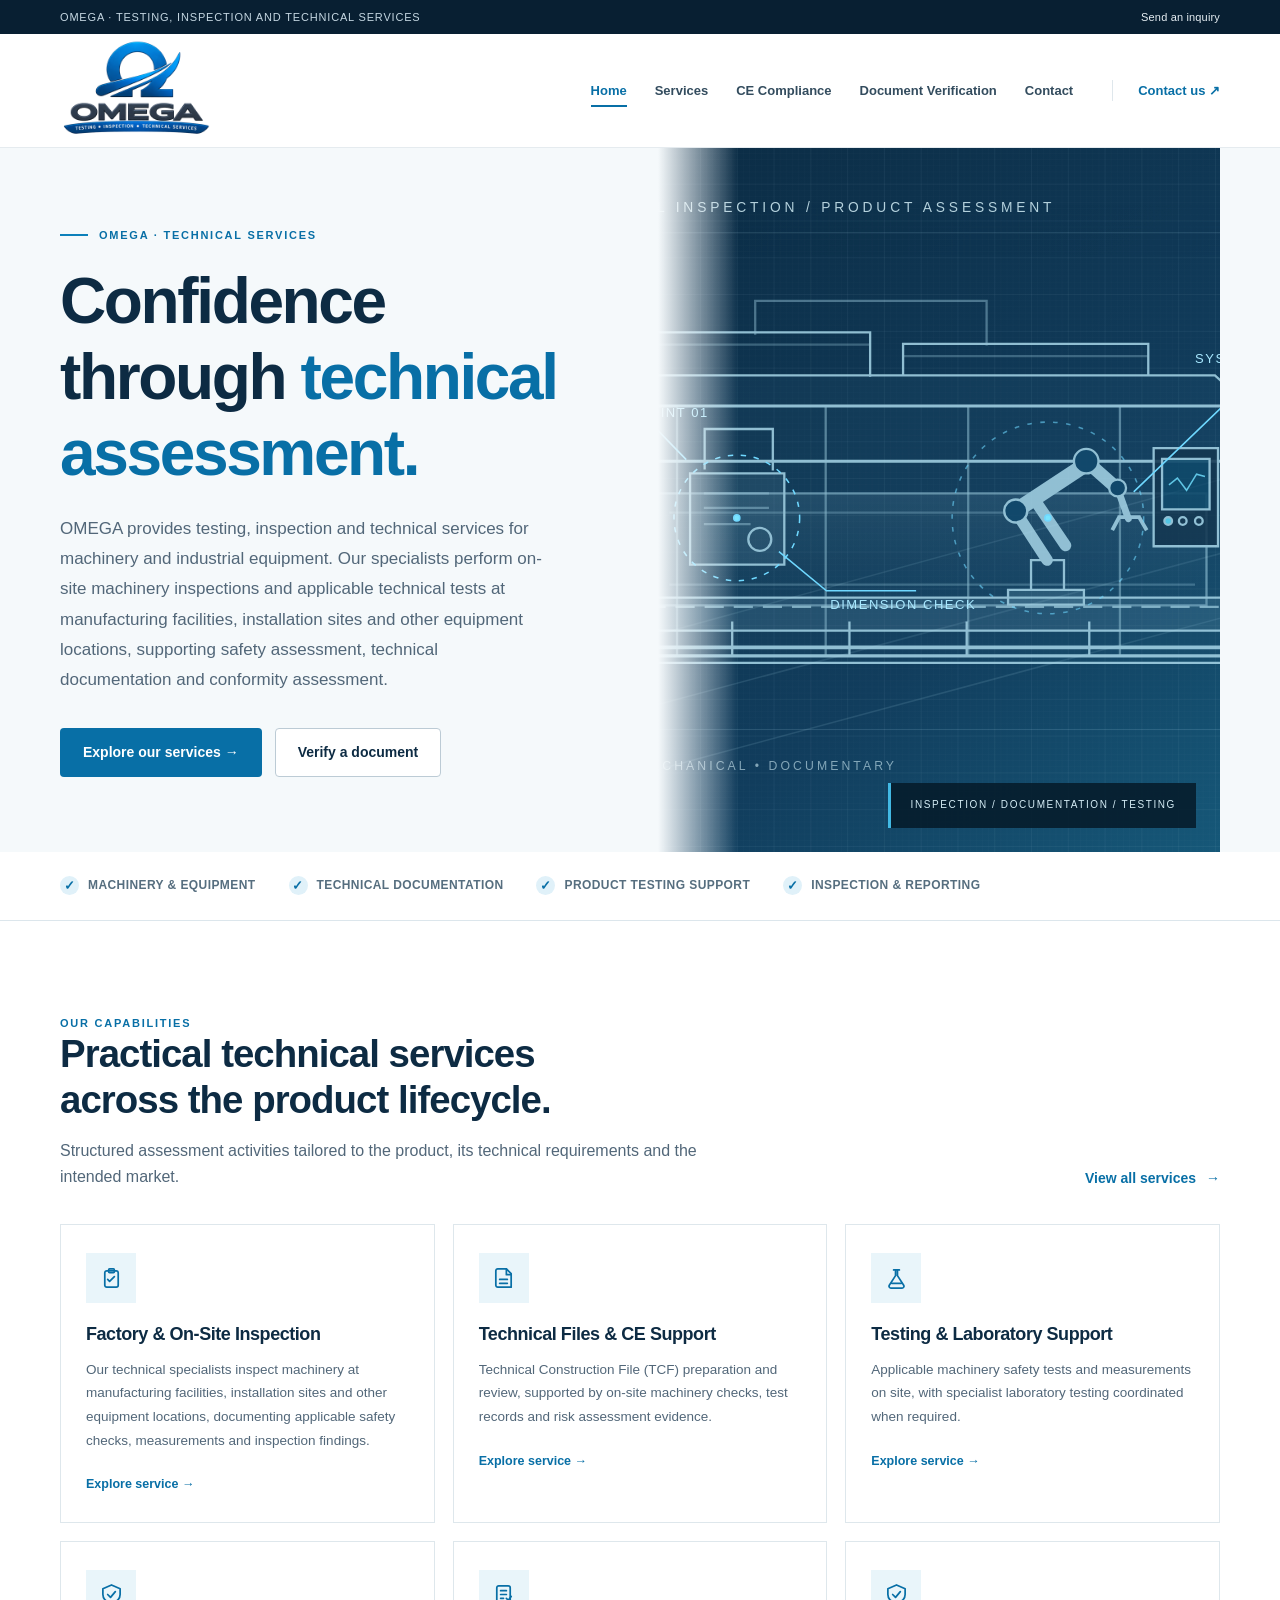
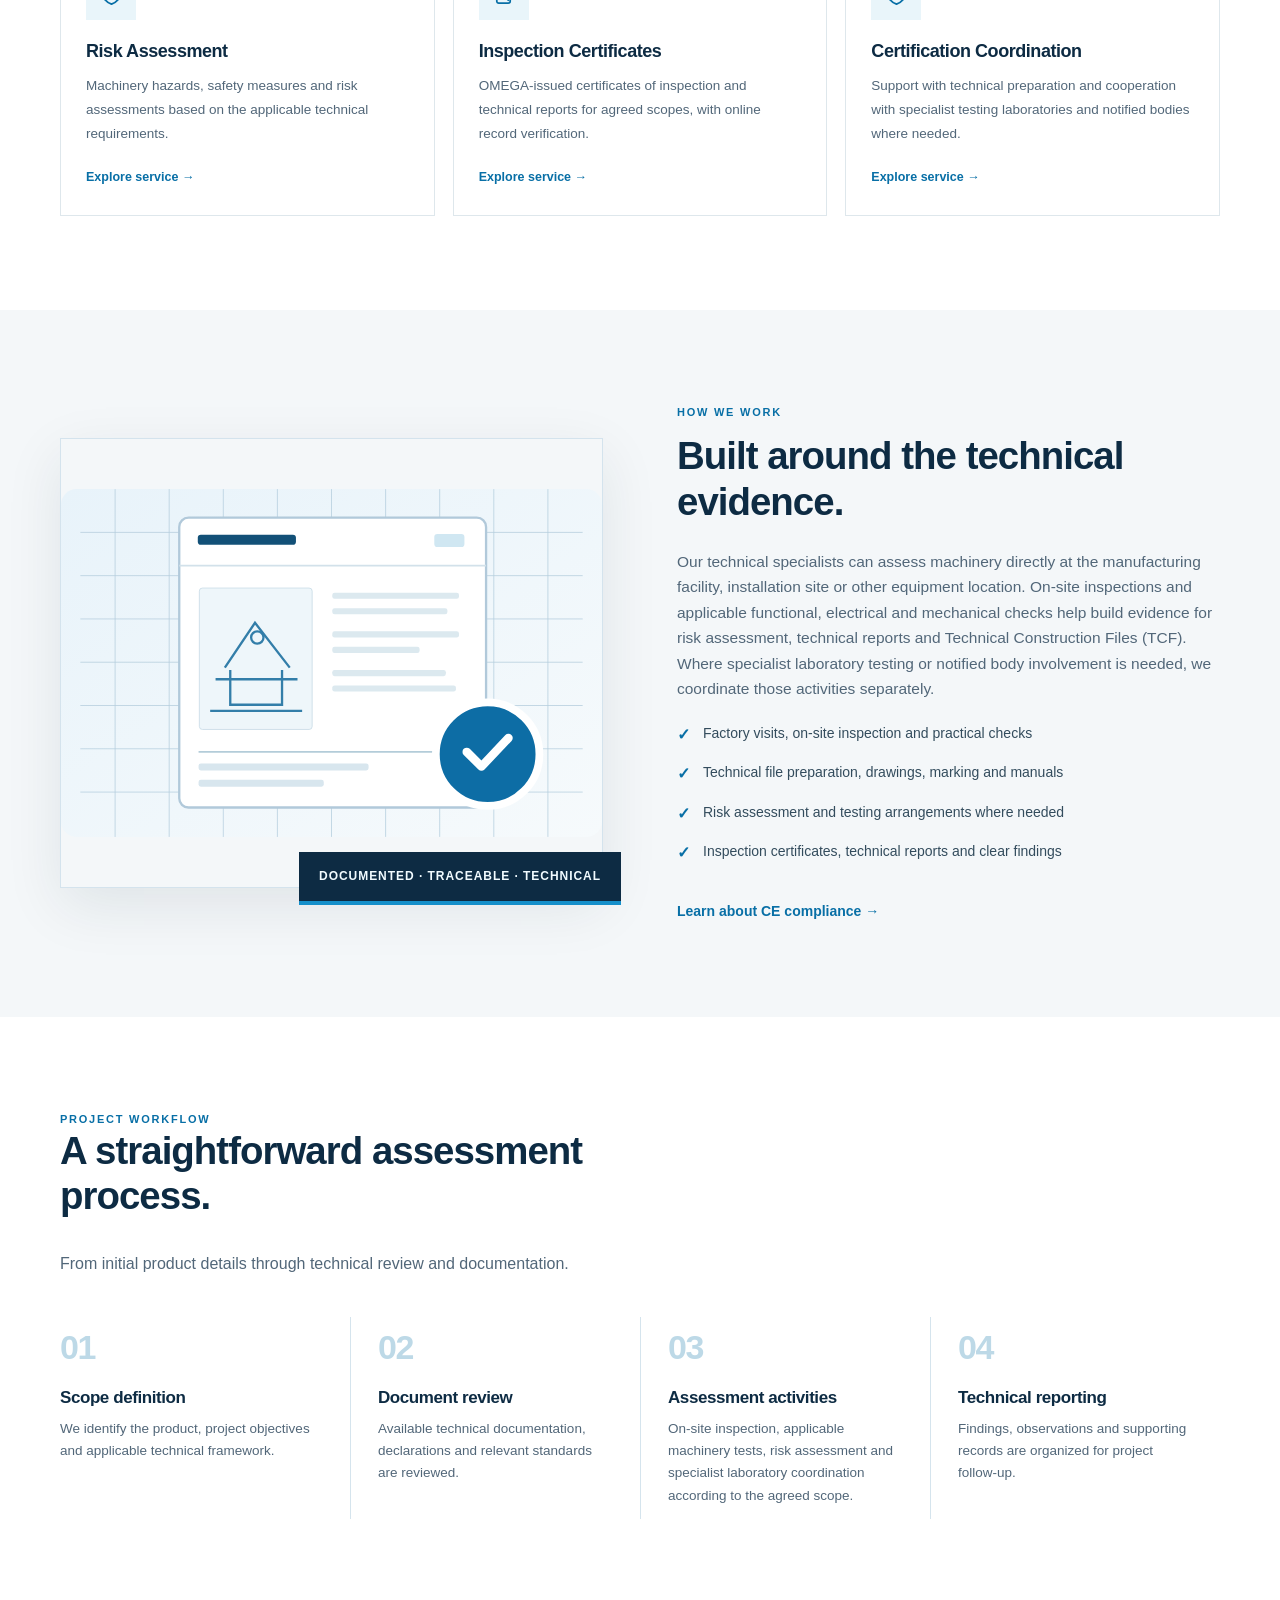
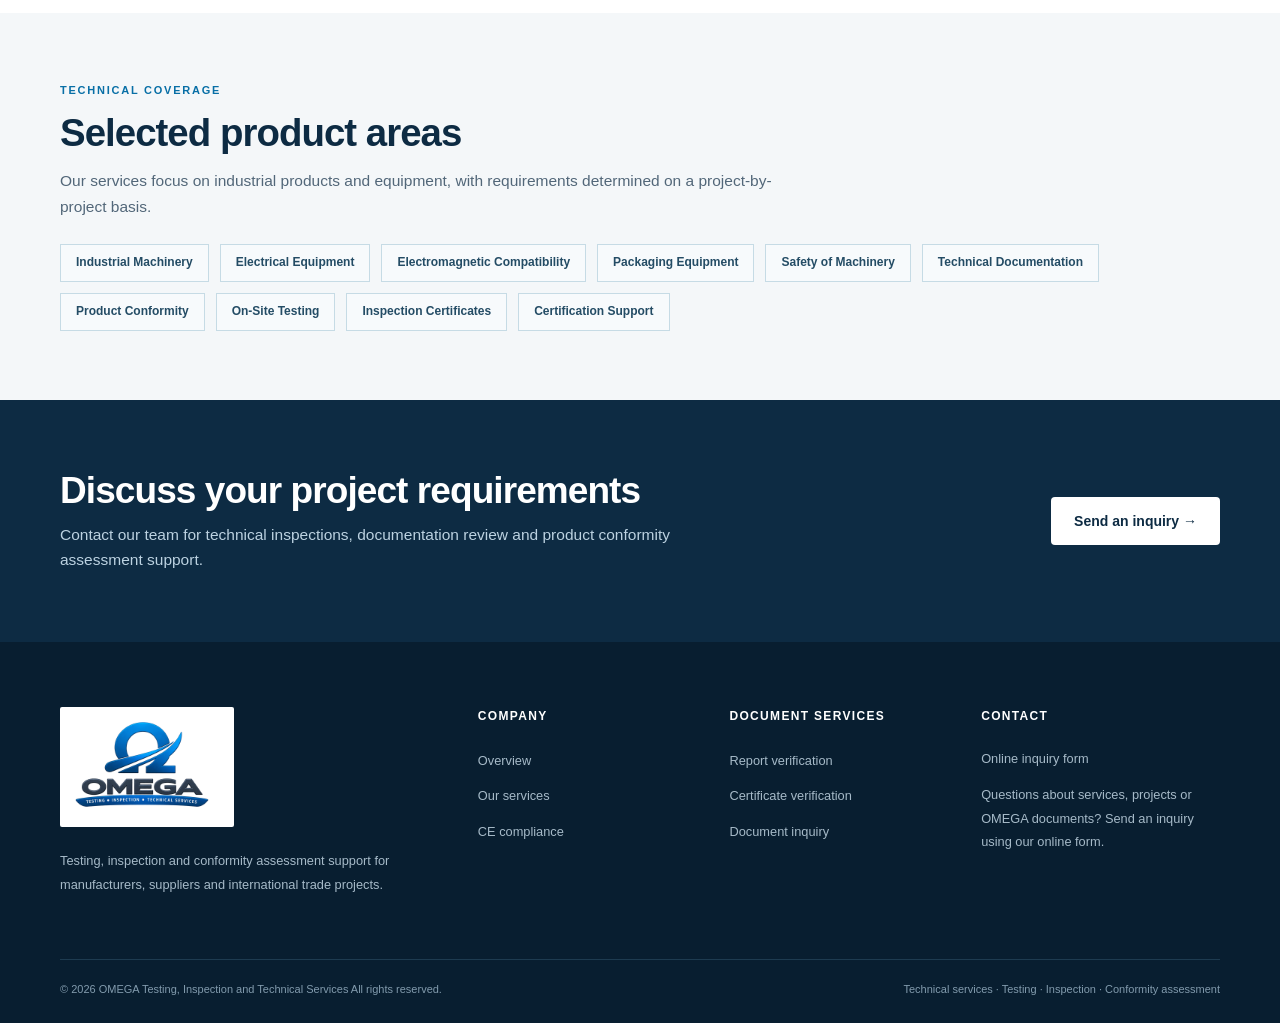
<file: index.html>
<!DOCTYPE html>

<html lang="en"><head><meta charset="utf-8"/><meta content="width=device-width,initial-scale=1" name="viewport"/><meta content="OMEGA provides technical inspection, CE conformity assessment support, documentation review, testing coordination and risk assessment services." name="description"/><meta content="#0d2b43" name="theme-color"/><meta content="index,follow" name="robots"/><title>Product Conformity, Testing &amp; Inspection | OMEGA Testing, Inspection and Technical Services</title><link href="assets/favicon.png" rel="icon" type="image/png"/><link href="assets/styles.css" rel="stylesheet"/></head><body><div class="topbar"><div class="container"><span>OMEGA · Testing, Inspection and Technical Services</span><a class="email" href="contact.html">Send an inquiry</a></div></div>
<header class="header"><div class="container header-row"><a aria-label="OMEGA home" class="brand" href="index.html"><img alt="OMEGA Testing, Inspection and Technical Services" height="544" src="assets/omega-wordmark.png" width="800"/></a>
<button aria-controls="primary-menu" aria-expanded="false" aria-label="Open navigation" class="mobile-toggle" type="button"><svg fill="none" stroke="currentColor" stroke-linecap="round" stroke-width="2" viewbox="0 0 24 24"><path d="M4 7h16M4 12h16M4 17h16"></path></svg></button>
<nav aria-label="Primary navigation" class="nav" id="primary-menu"><a aria-current="page" class="active" href="index.html">Home</a><a href="services.html">Services</a><a href="ce-compliance.html">CE Compliance</a><a href="verification.html">Document Verification</a><a href="contact.html">Contact</a></nav><a class="header-contact" href="contact.html">Contact us ↗</a></div></header><main><section class="hero"><div class="container hero-grid"><div class="hero-copy"><div class="eyebrow-line kicker">OMEGA · Technical services</div><h1>Confidence through <em>technical assessment.</em></h1><p>OMEGA provides testing, inspection and technical services for machinery and industrial equipment. Our specialists perform on-site machinery inspections and applicable technical tests at manufacturing facilities, installation sites and other equipment locations, supporting safety assessment, technical documentation and conformity assessment.</p><div class="btn-line"><a class="btn btn-primary" href="services.html">Explore our services →</a><a class="btn btn-outline" href="verification.html">Verify a document</a></div></div><div aria-label="Illustrated industrial machinery inspection schematic" class="hero-art" role="img"><div class="hero-label">INSPECTION / DOCUMENTATION / TESTING</div></div></div></section>
<div class="subline"><div class="container subline-inner"><span><b class="tiny-check">✓</b> MACHINERY &amp; EQUIPMENT</span><span><b class="tiny-check">✓</b> TECHNICAL DOCUMENTATION</span><span><b class="tiny-check">✓</b> PRODUCT TESTING SUPPORT</span><span><b class="tiny-check">✓</b> INSPECTION &amp; REPORTING</span></div></div>
<section class="section"><div class="container"><div class="section-head"><div class="section-intro"><div class="kicker">Our capabilities</div><h2>Practical technical services<br/>across the product lifecycle.</h2><p>Structured assessment activities tailored to the product, its technical requirements and the intended market.</p></div><a class="simple-link" href="services.html">View all services <span aria-hidden="true">→</span></a></div><div class="cards"><article class="card"><div class="iconbox"><span aria-hidden="true" class="icon"><svg viewbox="0 0 24 24"><rect height="17" rx="2" width="14" x="5" y="4"></rect><rect height="4" rx="1" width="6" x="9" y="2"></rect><path d="m8 13 2 2 5-5"></path></svg></span></div><h3>Factory &amp; On-Site Inspection</h3><p>Our technical specialists inspect machinery at manufacturing facilities, installation sites and other equipment locations, documenting applicable safety checks, measurements and inspection findings.</p><a class="card-link" href="services.html#inspection">Explore service</a></article><article class="card"><div class="iconbox"><span aria-hidden="true" class="icon"><svg viewbox="0 0 24 24"><path d="M6 2h9l5 5v14H6a2 2 0 0 1-2-2V4a2 2 0 0 1 2-2z"></path><path d="M15 2v6h5M8 13h8M8 17h8"></path></svg></span></div><h3>Technical Files &amp; CE Support</h3><p>Technical Construction File (TCF) preparation and review, supported by on-site machinery checks, test records and risk assessment evidence.</p><a class="card-link" href="services.html#factory-support">Explore service</a></article><article class="card"><div class="iconbox"><span aria-hidden="true" class="icon"><svg viewbox="0 0 24 24"><path d="M9 3h6m-4 0v6l-6.5 10a2 2 0 0 0 1.7 3h11.6a2 2 0 0 0 1.7-3L13 9V3"></path><path d="M7 17h10"></path></svg></span></div><h3>Testing &amp; Laboratory Support</h3><p>Applicable machinery safety tests and measurements on site, with specialist laboratory testing coordinated when required.</p><a class="card-link" href="services.html#testing">Explore service</a></article><article class="card"><div class="iconbox"><span aria-hidden="true" class="icon"><svg viewbox="0 0 24 24"><path d="m12 2 9 4v6c0 5-4 8-9 10-5-2-9-5-9-10V6z"></path><path d="m8 12 3 3 5-6"></path></svg></span></div><h3>Risk Assessment</h3><p>Machinery hazards, safety measures and risk assessments based on the applicable technical requirements.</p><a class="card-link" href="services.html#risk-assessment">Explore service</a></article><article class="card"><div class="iconbox"><span aria-hidden="true" class="icon"><svg viewbox="0 0 24 24"><rect height="18" rx="2" width="14" x="5" y="3"></rect><path d="M9 8h6M9 12h6M9 16h3"></path><path d="m15 16 2 2 3-4"></path></svg></span></div><h3>Inspection Certificates</h3><p>OMEGA-issued certificates of inspection and technical reports for agreed scopes, with online record verification.</p><a class="card-link" href="services.html#inspection-certificates">Explore service</a></article><article class="card"><div class="iconbox"><span aria-hidden="true" class="icon"><svg viewbox="0 0 24 24"><path d="m12 2 9 4v6c0 5-4 8-9 10-5-2-9-5-9-10V6z"></path><path d="m8 12 3 3 5-6"></path></svg></span></div><h3>Certification Coordination</h3><p>Support with technical preparation and cooperation with specialist testing laboratories and notified bodies where needed.</p><a class="card-link" href="services.html#certification">Explore service</a></article></div></div></section>
<section class="section section-gray"><div class="container split"><div class="split-visual"><img alt="Technical file review and conformity assessment illustration" height="450" loading="lazy" src="assets/process-engineering.svg" width="700"/><div class="metric-tag">DOCUMENTED · TRACEABLE · TECHNICAL</div></div><div><div class="kicker">How we work</div><h2>Built around the technical evidence.</h2><p>Our technical specialists can assess machinery directly at the manufacturing facility, installation site or other equipment location. On-site inspections and applicable functional, electrical and mechanical checks help build evidence for risk assessment, technical reports and Technical Construction Files (TCF). Where specialist laboratory testing or notified body involvement is needed, we coordinate those activities separately.</p><ul class="list-check"><li>Factory visits, on-site inspection and practical checks</li><li>Technical file preparation, drawings, marking and manuals</li><li>Risk assessment and testing arrangements where needed</li><li>Inspection certificates, technical reports and clear findings</li></ul><a class="simple-link" href="ce-compliance.html">Learn about CE compliance →</a></div></div></section>
<section class="section"><div class="container"><div class="section-intro"><div class="kicker">Project workflow</div><h2>A straightforward assessment process.</h2><p>From initial product details through technical review and documentation.</p></div><div class="steps"><div class="step"><span class="step-no">01</span><h3>Scope definition</h3><p>We identify the product, project objectives and applicable technical framework.</p></div><div class="step"><span class="step-no">02</span><h3>Document review</h3><p>Available technical documentation, declarations and relevant standards are reviewed.</p></div><div class="step"><span class="step-no">03</span><h3>Assessment activities</h3><p>On-site inspection, applicable machinery tests, risk assessment and specialist laboratory coordination according to the agreed scope.</p></div><div class="step"><span class="step-no">04</span><h3>Technical reporting</h3><p>Findings, observations and supporting records are organized for project follow-up.</p></div></div></div></section>
<section class="section-narrow section-gray"><div class="container"><div class="kicker">Technical coverage</div><h2 style="margin:12px 0">Selected product areas</h2><p style="max-width:720px;margin-bottom:0">Our services focus on industrial products and equipment, with requirements determined on a project-by-project basis.</p><div class="chips"><span class="chip">Industrial Machinery</span><span class="chip">Electrical Equipment</span><span class="chip">Electromagnetic Compatibility</span><span class="chip">Packaging Equipment</span><span class="chip">Safety of Machinery</span><span class="chip">Technical Documentation</span><span class="chip">Product Conformity</span><span class="chip">On-Site Testing</span><span class="chip">Inspection Certificates</span><span class="chip">Certification Support</span></div></div></section></main><section class="section-narrow cta"><div class="container"><div><h2>Discuss your project requirements</h2><p>Contact our team for technical inspections, documentation review and product conformity assessment support.</p></div><a class="btn btn-invert" href="contact.html?type=service">Send an inquiry →</a></div></section>
<footer class="footer"><div class="container"><div class="footer-grid"><div><a aria-label="OMEGA home" href="index.html"><img alt="OMEGA" class="footer-logo" height="544" src="assets/omega-wordmark.png" width="800"/></a><p>Testing, inspection and conformity assessment support for manufacturers, suppliers and international trade projects.</p></div>
<div><h4>Company</h4><ul><li><a href="index.html">Overview</a></li><li><a href="services.html">Our services</a></li><li><a href="ce-compliance.html">CE compliance</a></li></ul></div>
<div><h4>Document services</h4><ul><li><a href="verification.html">Report verification</a></li><li><a href="verification.html">Certificate verification</a></li><li><a href="contact.html?type=document">Document inquiry</a></li></ul></div>
<div><h4>Contact</h4><p><a href="contact.html">Online inquiry form</a></p><p>Questions about services, projects or OMEGA documents? Send an inquiry using our online form.</p></div></div>
<div class="footer-bottom"><span>© <span id="copyright-year">2026</span> OMEGA Testing, Inspection and Technical Services All rights reserved.</span><span>Technical services · Testing · Inspection · Conformity assessment</span></div></div></footer><script>document.getElementById('copyright-year').textContent = String(new Date().getFullYear());</script><script defer="" src="assets/main.js"></script></body></html>
</file>
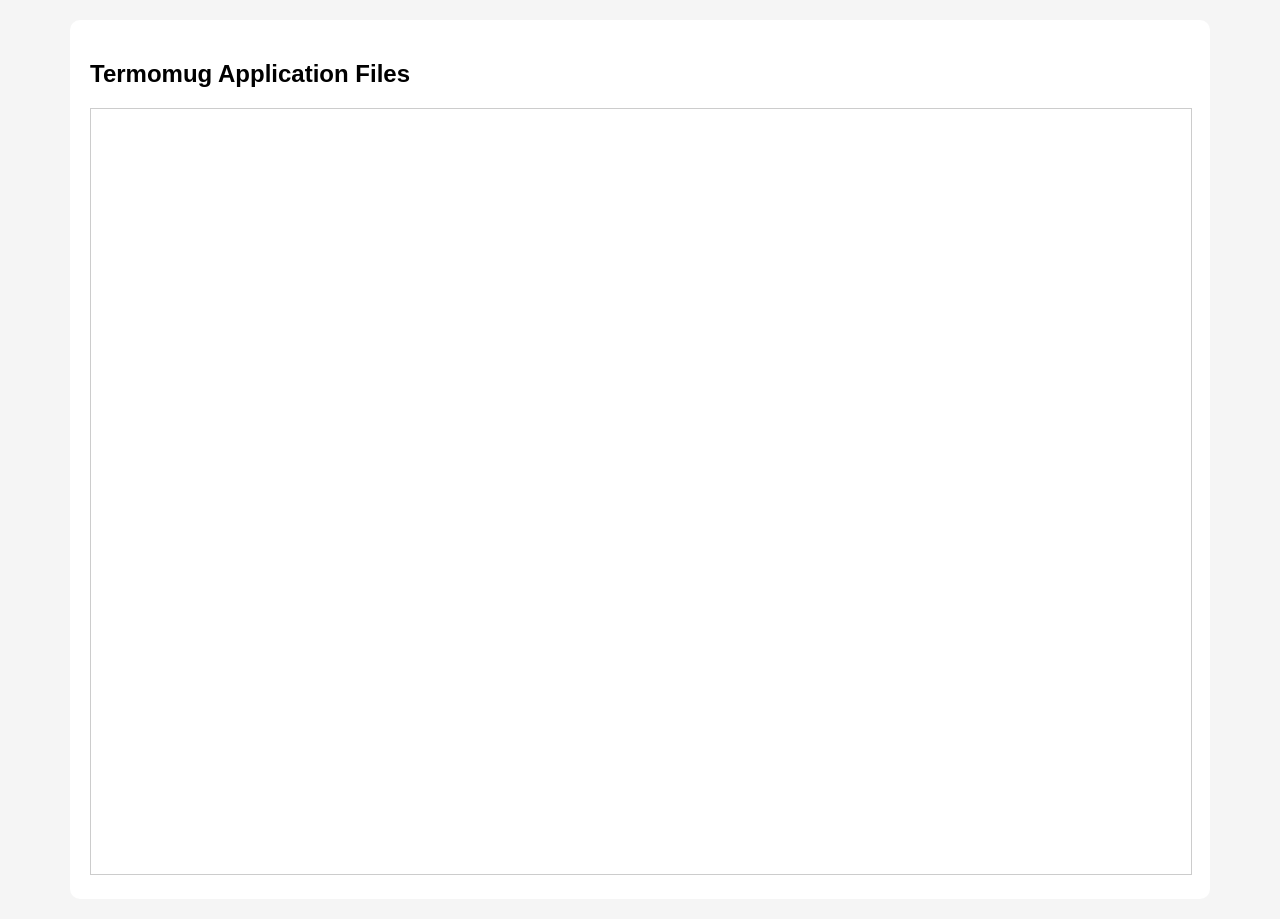
<file: termomug_files/index.html>
<!DOCTYPE html>
<html lang="en">
<head>
  <meta charset="UTF-8">
  <title>Termomug Application Files</title>
  <style>
    body {
      font-family: Arial, sans-serif;
      margin: 20px;
      background: #f5f5f5;
    }

    .box {
      max-width: 1100px;
      margin: auto;
      background: white;
      padding: 20px;
      border-radius: 10px;
    }

    iframe {
      width: 100%;
      height: 85vh;
      border: 1px solid #ccc;
    }
  </style>
</head>
<body>

<div class="box">
  <h2>Termomug Application Files</h2>

  <iframe src="https://drive.google.com/embeddedfolderview?id=1ypX7WWVkuO0OBCerrD-6MPk7_6CB91u7#list"></iframe>
</div>

</body>
</html>
</file>
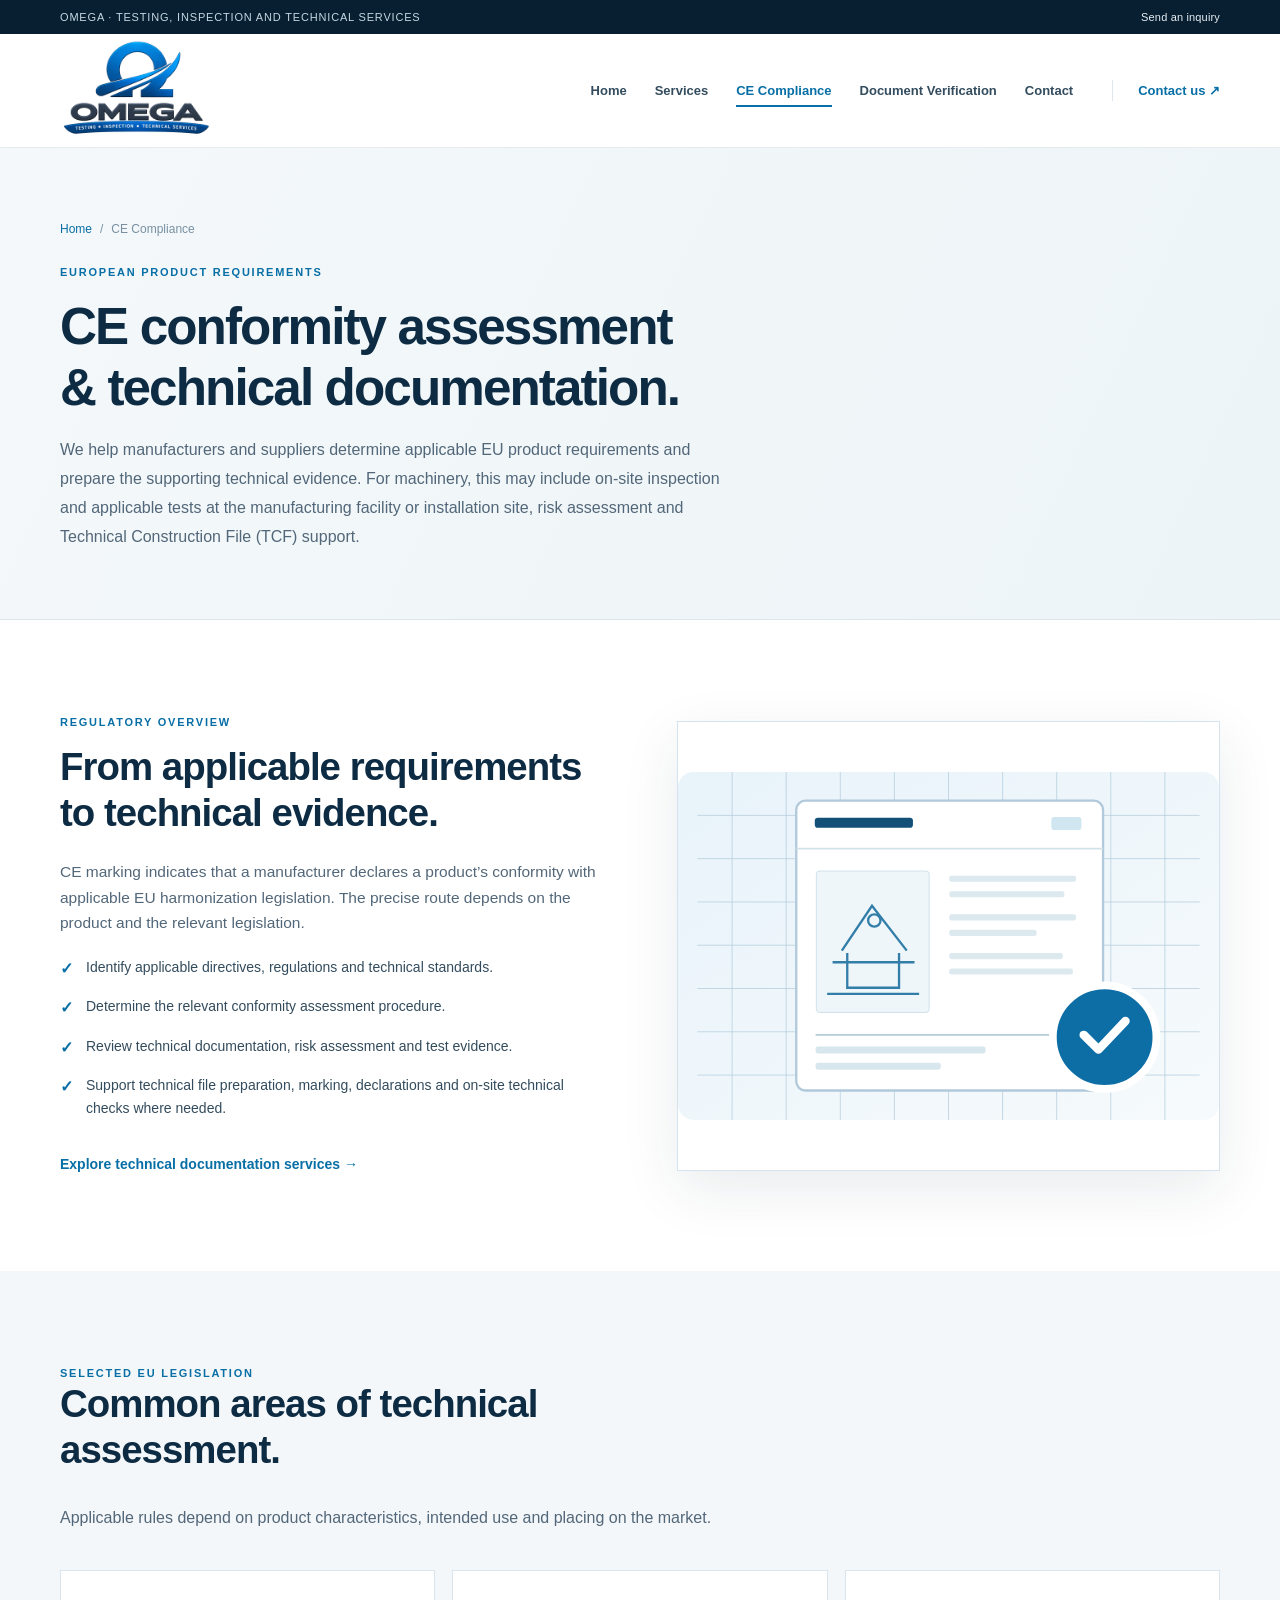
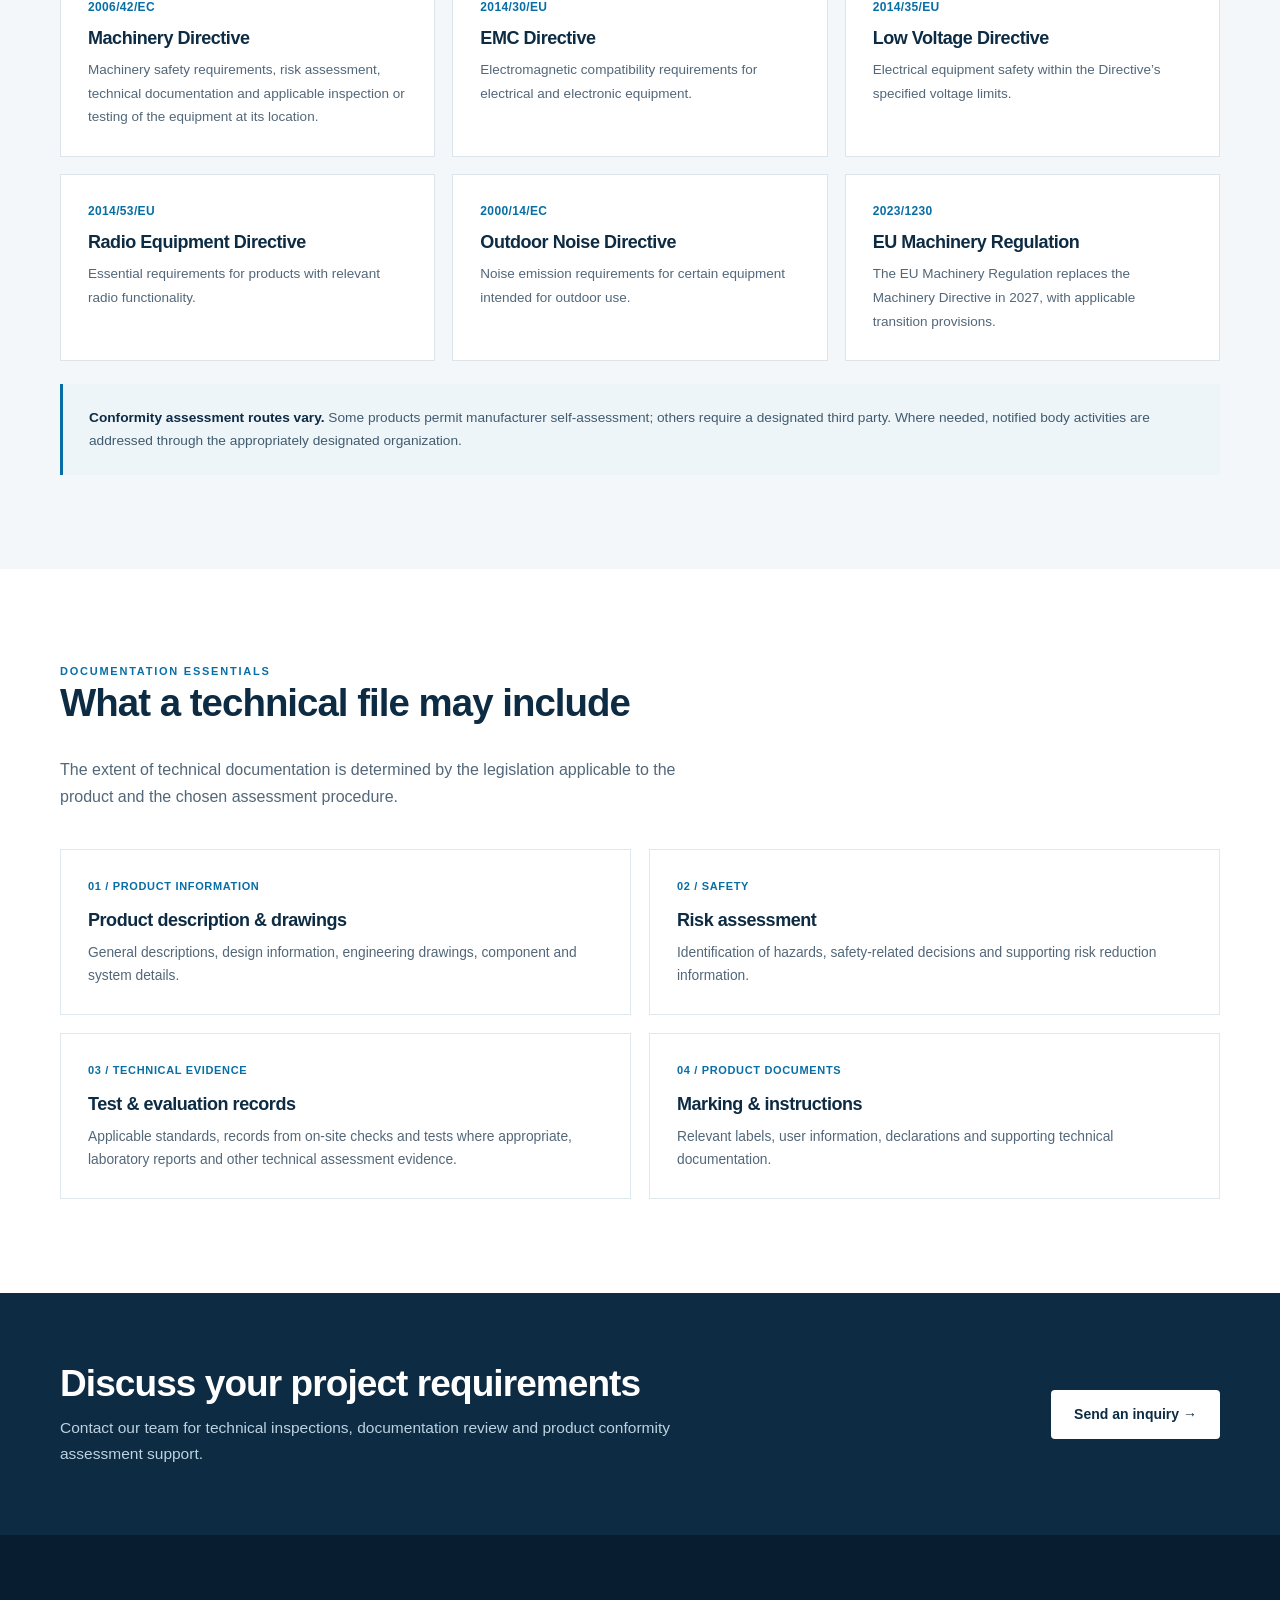
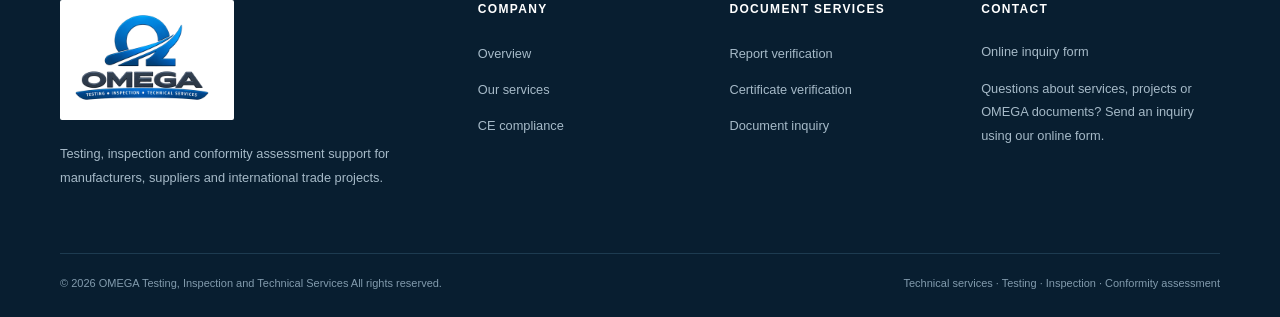
<file: ce-compliance.html>
<!DOCTYPE html>

<html lang="en"><head><meta charset="utf-8"/><meta content="width=device-width,initial-scale=1" name="viewport"/><meta content="Overview of CE marking, EU product legislation, machinery safety, EMC, technical files and conformity assessment support." name="description"/><meta content="#0d2b43" name="theme-color"/><meta content="index,follow" name="robots"/><title>CE Compliance &amp; Technical Documentation | OMEGA Testing, Inspection and Technical Services</title><link href="assets/favicon.png" rel="icon" type="image/png"/><link href="assets/styles.css" rel="stylesheet"/></head><body><div class="topbar"><div class="container"><span>OMEGA · Testing, Inspection and Technical Services</span><a class="email" href="contact.html">Send an inquiry</a></div></div>
<header class="header"><div class="container header-row"><a aria-label="OMEGA home" class="brand" href="index.html"><img alt="OMEGA Testing, Inspection and Technical Services" height="544" src="assets/omega-wordmark.png" width="800"/></a>
<button aria-controls="primary-menu" aria-expanded="false" aria-label="Open navigation" class="mobile-toggle" type="button"><svg fill="none" stroke="currentColor" stroke-linecap="round" stroke-width="2" viewbox="0 0 24 24"><path d="M4 7h16M4 12h16M4 17h16"></path></svg></button>
<nav aria-label="Primary navigation" class="nav" id="primary-menu"><a href="index.html">Home</a><a href="services.html">Services</a><a aria-current="page" class="active" href="ce-compliance.html">CE Compliance</a><a href="verification.html">Document Verification</a><a href="contact.html">Contact</a></nav><a class="header-contact" href="contact.html">Contact us ↗</a></div></header><main><section class="page-hero"><div class="container"><div class="breadcrumb"><a href="index.html">Home</a><span>/</span>CE Compliance</div><div class="kicker">European product requirements</div><h1>CE conformity assessment<br/>&amp; technical documentation.</h1><p>We help manufacturers and suppliers determine applicable EU product requirements and prepare the supporting technical evidence. For machinery, this may include on-site inspection and applicable tests at the manufacturing facility or installation site, risk assessment and Technical Construction File (TCF) support.</p></div></section>
<section class="section"><div class="container split"><div><div class="kicker">Regulatory overview</div><h2>From applicable requirements to technical evidence.</h2><p>CE marking indicates that a manufacturer declares a product’s conformity with applicable EU harmonization legislation. The precise route depends on the product and the relevant legislation.</p><ul class="list-check"><li>Identify applicable directives, regulations and technical standards.</li><li>Determine the relevant conformity assessment procedure.</li><li>Review technical documentation, risk assessment and test evidence.</li><li>Support technical file preparation, marking, declarations and on-site technical checks where needed.</li></ul><a class="simple-link" href="services.html#documentation">Explore technical documentation services →</a></div><div class="split-visual"><img alt="Illustration of technical documentation evaluation" height="450" loading="lazy" src="assets/process-engineering.svg" width="700"/></div></div></section>
<section class="section section-gray"><div class="container"><div class="section-intro"><div class="kicker">Selected EU legislation</div><h2>Common areas of technical assessment.</h2><p>Applicable rules depend on product characteristics, intended use and placing on the market.</p></div><div class="reg-grid"><article class="reg"><div class="reg-code">2006/42/EC</div><h3>Machinery Directive</h3><p>Machinery safety requirements, risk assessment, technical documentation and applicable inspection or testing of the equipment at its location.</p></article><article class="reg"><div class="reg-code">2014/30/EU</div><h3>EMC Directive</h3><p>Electromagnetic compatibility requirements for electrical and electronic equipment.</p></article><article class="reg"><div class="reg-code">2014/35/EU</div><h3>Low Voltage Directive</h3><p>Electrical equipment safety within the Directive’s specified voltage limits.</p></article><article class="reg"><div class="reg-code">2014/53/EU</div><h3>Radio Equipment Directive</h3><p>Essential requirements for products with relevant radio functionality.</p></article><article class="reg"><div class="reg-code">2000/14/EC</div><h3>Outdoor Noise Directive</h3><p>Noise emission requirements for certain equipment intended for outdoor use.</p></article><article class="reg"><div class="reg-code">2023/1230</div><h3>EU Machinery Regulation</h3><p>The EU Machinery Regulation replaces the Machinery Directive in 2027, with applicable transition provisions.</p></article></div><div class="note-strip" style="margin-top:23px"><strong>Conformity assessment routes vary.</strong> Some products permit manufacturer self-assessment; others require a designated third party. Where needed, notified body activities are addressed through the appropriately designated organization.</div></div></section>
<section class="section"><div class="container"><div class="section-intro"><div class="kicker">Documentation essentials</div><h2>What a technical file may include</h2><p>The extent of technical documentation is determined by the legislation applicable to the product and the chosen assessment procedure.</p></div><div class="scope-grid"><div class="scope"><span class="scope-tag">01 / PRODUCT INFORMATION</span><h3>Product description &amp; drawings</h3><p>General descriptions, design information, engineering drawings, component and system details.</p></div><div class="scope"><span class="scope-tag">02 / SAFETY</span><h3>Risk assessment</h3><p>Identification of hazards, safety-related decisions and supporting risk reduction information.</p></div><div class="scope"><span class="scope-tag">03 / TECHNICAL EVIDENCE</span><h3>Test &amp; evaluation records</h3><p>Applicable standards, records from on-site checks and tests where appropriate, laboratory reports and other technical assessment evidence.</p></div><div class="scope"><span class="scope-tag">04 / PRODUCT DOCUMENTS</span><h3>Marking &amp; instructions</h3><p>Relevant labels, user information, declarations and supporting technical documentation.</p></div></div></div></section></main><section class="section-narrow cta"><div class="container"><div><h2>Discuss your project requirements</h2><p>Contact our team for technical inspections, documentation review and product conformity assessment support.</p></div><a class="btn btn-invert" href="contact.html?type=service">Send an inquiry →</a></div></section>
<footer class="footer"><div class="container"><div class="footer-grid"><div><a aria-label="OMEGA home" href="index.html"><img alt="OMEGA" class="footer-logo" height="544" src="assets/omega-wordmark.png" width="800"/></a><p>Testing, inspection and conformity assessment support for manufacturers, suppliers and international trade projects.</p></div>
<div><h4>Company</h4><ul><li><a href="index.html">Overview</a></li><li><a href="services.html">Our services</a></li><li><a href="ce-compliance.html">CE compliance</a></li></ul></div>
<div><h4>Document services</h4><ul><li><a href="verification.html">Report verification</a></li><li><a href="verification.html">Certificate verification</a></li><li><a href="contact.html?type=document">Document inquiry</a></li></ul></div>
<div><h4>Contact</h4><p><a href="contact.html">Online inquiry form</a></p><p>Questions about services, projects or OMEGA documents? Send an inquiry using our online form.</p></div></div>
<div class="footer-bottom"><span>© <span id="copyright-year">2026</span> OMEGA Testing, Inspection and Technical Services All rights reserved.</span><span>Technical services · Testing · Inspection · Conformity assessment</span></div></div></footer><script>document.getElementById('copyright-year').textContent = String(new Date().getFullYear());</script><script defer="" src="assets/main.js"></script></body></html>
</file>
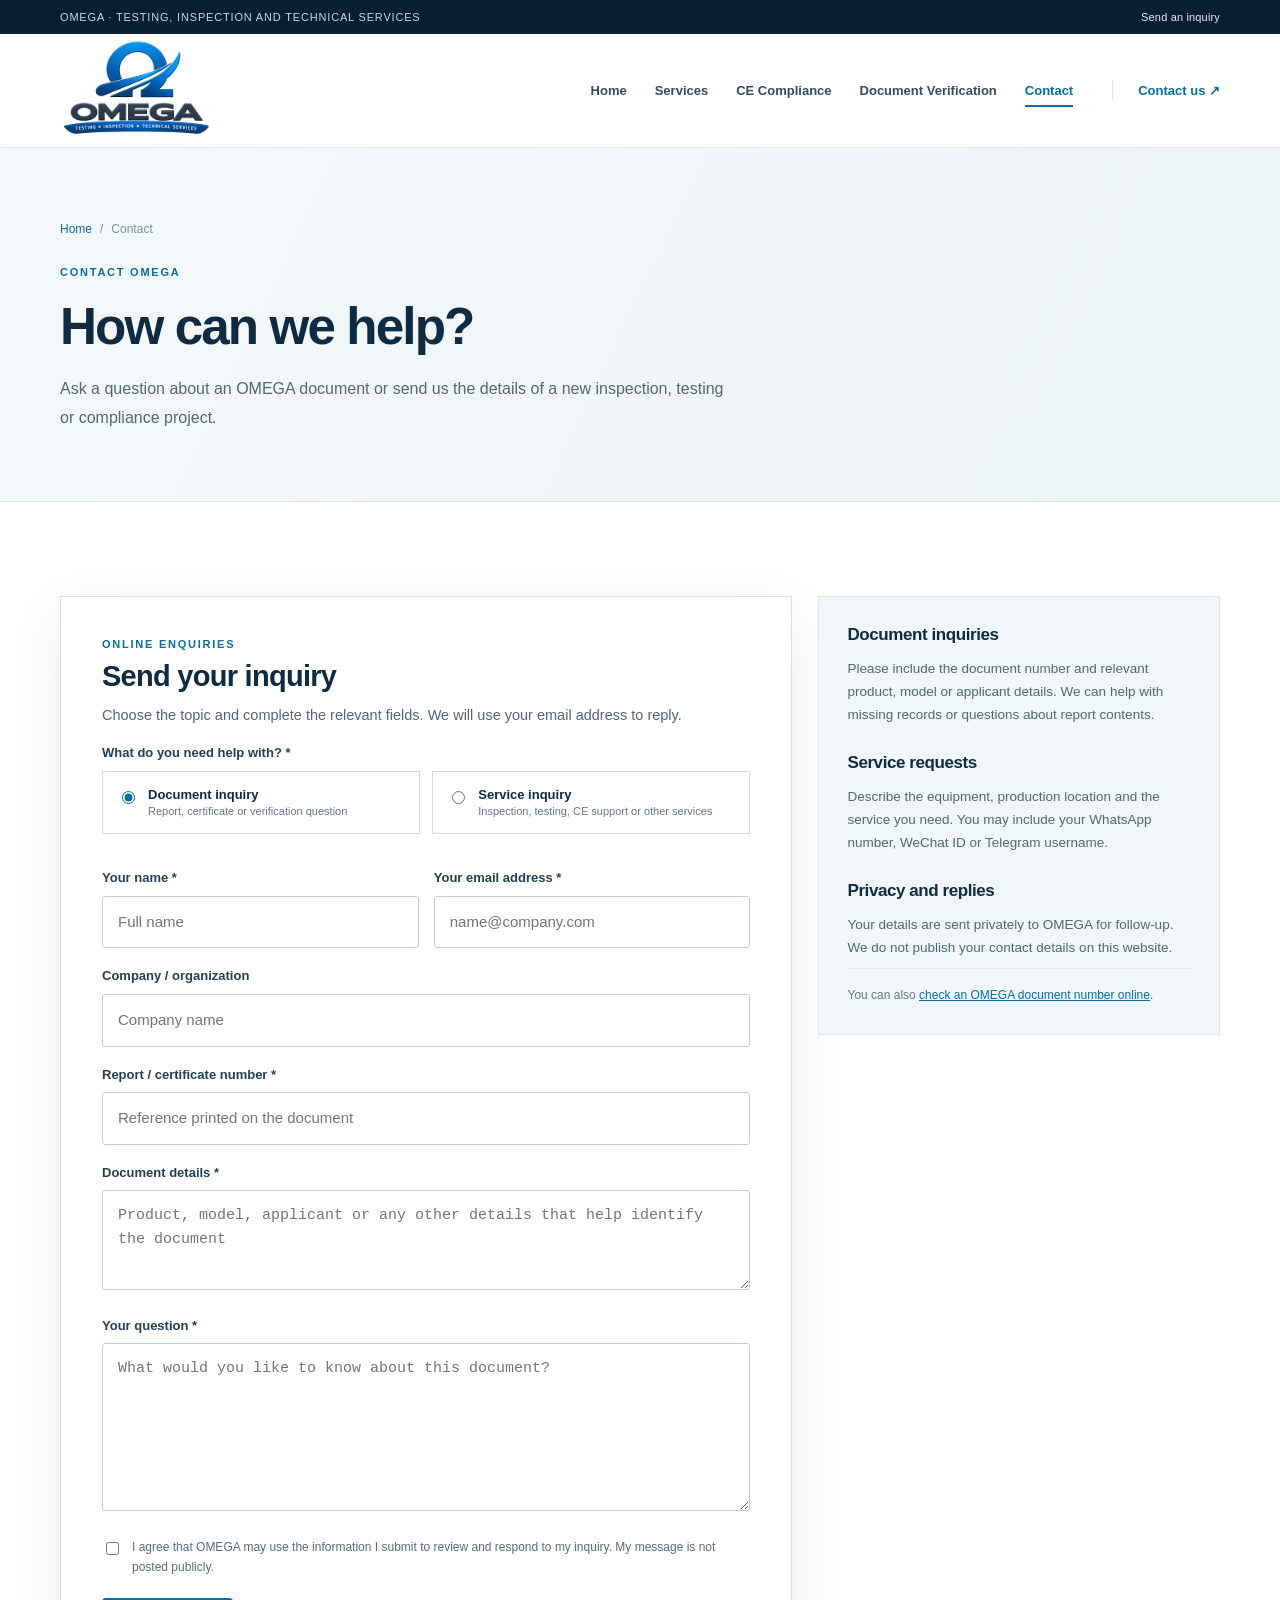
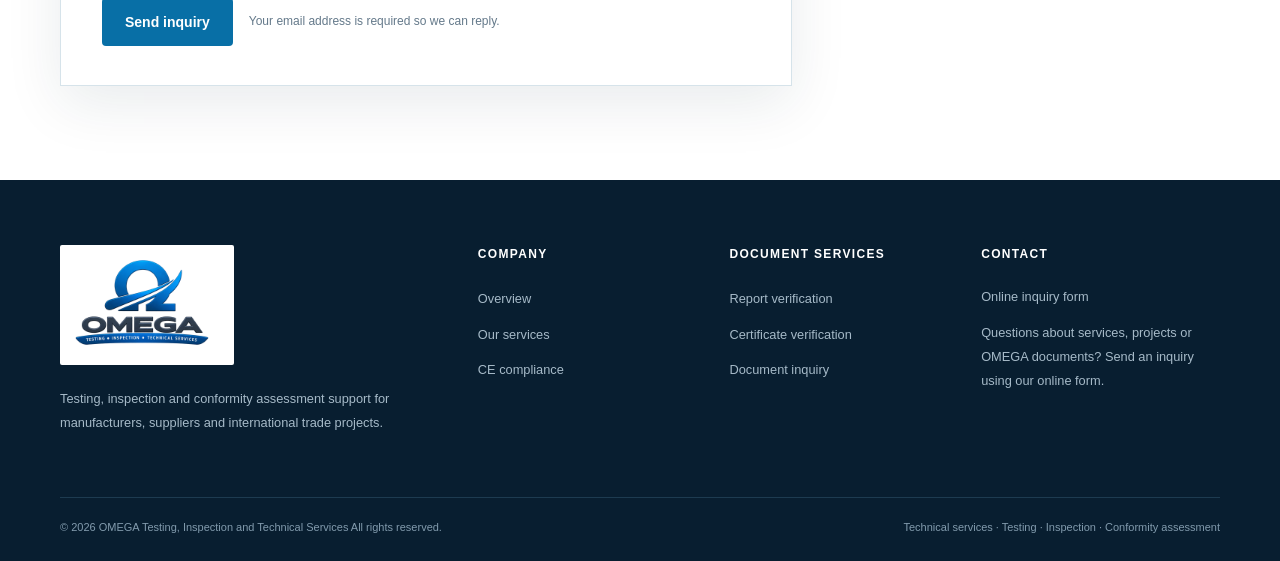
<file: contact.html>
<!DOCTYPE html>

<html lang="en"><head><meta charset="utf-8"/><meta content="width=device-width,initial-scale=1" name="viewport"/><meta content="Send a document verification question or request testing, inspection and conformity assessment services from OMEGA." name="description"/><meta content="#0d2b43" name="theme-color"/><meta content="index,follow" name="robots"/><title>Contact &amp; Inquiries | OMEGA Testing, Inspection and Technical Services</title><link href="assets/favicon.png" rel="icon" type="image/png"/><link href="assets/styles.css" rel="stylesheet"/></head><body><div class="topbar"><div class="container"><span>OMEGA · Testing, Inspection and Technical Services</span><a class="email" href="contact.html">Send an inquiry</a></div></div>
<header class="header"><div class="container header-row"><a aria-label="OMEGA home" class="brand" href="index.html"><img alt="OMEGA Testing, Inspection and Technical Services" height="544" src="assets/omega-wordmark.png" width="800"/></a>
<button aria-controls="primary-menu" aria-expanded="false" aria-label="Open navigation" class="mobile-toggle" type="button"><svg fill="none" stroke="currentColor" stroke-linecap="round" stroke-width="2" viewbox="0 0 24 24"><path d="M4 7h16M4 12h16M4 17h16"></path></svg></button>
<nav aria-label="Primary navigation" class="nav" id="primary-menu"><a class="" href="index.html">Home</a><a class="" href="services.html">Services</a><a class="" href="ce-compliance.html">CE Compliance</a><a class="" href="verification.html">Document Verification</a><a aria-current="page" class="active" href="contact.html">Contact</a></nav><a class="header-contact" href="contact.html">Contact us ↗</a></div></header><main>
<section class="page-hero"><div class="container"><div class="breadcrumb"><a href="index.html">Home</a><span>/</span>Contact</div><div class="kicker">Contact OMEGA</div><h1>How can we help?</h1><p>Ask a question about an OMEGA document or send us the details of a new inspection, testing or compliance project.</p></div></section>
<section class="section"><div class="container contact-layout"><div class="verify-box contact-form-shell"><div class="kicker">Online enquiries</div><h2>Send your inquiry</h2><p>Choose the topic and complete the relevant fields. We will use your email address to reply.</p>
<form accept-charset="UTF-8" autocomplete="on" id="contact-form">
<fieldset class="inquiry-types"><legend class="form-label">What do you need help with? *</legend><label class="inquiry-choice"><input checked="" name="kind" type="radio" value="document"/> <span><strong>Document inquiry</strong><small>Report, certificate or verification question</small></span></label><label class="inquiry-choice"><input name="kind" type="radio" value="service"/> <span><strong>Service inquiry</strong><small>Inspection, testing, CE support or other services</small></span></label></fieldset>
<div class="form-grid"><div><label class="form-label" for="contact-name">Your name *</label><input autocomplete="name" class="text-field" id="contact-name" maxlength="120" name="name" placeholder="Full name" required=""/></div><div><label class="form-label" for="contact-email">Your email address *</label><input autocomplete="email" class="text-field" id="contact-email" maxlength="254" name="email" placeholder="name@company.com" required="" type="email"/></div></div>
<div><label class="form-label" for="contact-company">Company / organization</label><input autocomplete="organization" class="text-field" id="contact-company" maxlength="180" name="company" placeholder="Company name"/></div>
<div class="inquiry-fields" id="document-fields"><div><label class="form-label" for="contact-reference">Report / certificate number *</label><input class="text-field" id="contact-reference" maxlength="100" name="reference" placeholder="Reference printed on the document" required=""/></div><div><label class="form-label" for="contact-doc-details">Document details *</label><textarea class="text-field area" id="contact-doc-details" maxlength="400" name="documentDetails" placeholder="Product, model, applicant or any other details that help identify the document" required="" rows="3"></textarea></div></div>
<div class="inquiry-fields" hidden="" id="service-fields"><div><label class="form-label" for="contact-service">Required service *</label><select class="text-field" disabled="" id="contact-service" name="service"><option value="">Choose a service</option><option>On-site inspection and testing</option><option>Technical file / TCF preparation</option><option>Risk assessment and machinery safety</option><option>CE conformity assessment support</option><option>Laboratory testing coordination</option><option>Inspection certificate / technical report</option><option>Other technical service</option></select></div><p class="contact-hint">Other contact details (optional). Include the country code for WhatsApp.</p><div class="form-grid"><div><label class="form-label" for="contact-whatsapp">WhatsApp number</label><input class="text-field" disabled="" id="contact-whatsapp" maxlength="80" name="whatsapp" placeholder="+ country code and number"/></div><div><label class="form-label" for="contact-wechat">WeChat ID</label><input class="text-field" disabled="" id="contact-wechat" maxlength="80" name="wechat" placeholder="WeChat username"/></div><div><label class="form-label" for="contact-telegram">Telegram username</label><input class="text-field" disabled="" id="contact-telegram" maxlength="80" name="telegram" placeholder="@username"/></div></div></div>
<div><label class="form-label" for="contact-message" id="contact-message-label">Your question *</label><textarea class="text-field area" id="contact-message" maxlength="3000" name="message" placeholder="Tell us what you need to know" required="" rows="6"></textarea></div>
<div aria-hidden="true" class="honeypot"><label for="contact-trap">Leave this field empty</label><input autocomplete="off" data-lpignore="true" id="contact-trap" name="omegaExtra" tabindex="-1" type="text"/></div>
<label class="consent"><input id="contact-privacy" required="" type="checkbox"/><span>I agree that OMEGA may use the information I submit to review and respond to my inquiry. My message is not posted publicly.</span></label>
<div class="form-actions"><button class="btn btn-primary" id="contact-submit" type="submit">Send inquiry</button><span class="small-note">Your email address is required so we can reply.</span></div><div aria-live="polite" class="verify-result" id="contact-result" role="status"></div>
</form></div><aside class="help-card contact-side"><h3>Document inquiries</h3><p>Please include the document number and relevant product, model or applicant details. We can help with missing records or questions about report contents.</p><h3>Service requests</h3><p>Describe the equipment, production location and the service you need. You may include your WhatsApp number, WeChat ID or Telegram username.</p><h3>Privacy and replies</h3><p>Your details are sent privately to OMEGA for follow-up. We do not publish your contact details on this website.</p><p class="fine-print">You can also <a href="verification.html">check an OMEGA document number online</a>.</p></aside></div></section></main>
<footer class="footer"><div class="container"><div class="footer-grid"><div><a aria-label="OMEGA home" href="index.html"><img alt="OMEGA" class="footer-logo" height="544" src="assets/omega-wordmark.png" width="800"/></a><p>Testing, inspection and conformity assessment support for manufacturers, suppliers and international trade projects.</p></div>
<div><h4>Company</h4><ul><li><a href="index.html">Overview</a></li><li><a href="services.html">Our services</a></li><li><a href="ce-compliance.html">CE compliance</a></li></ul></div>
<div><h4>Document services</h4><ul><li><a href="verification.html">Report verification</a></li><li><a href="verification.html">Certificate verification</a></li><li><a href="contact.html?type=document">Document inquiry</a></li></ul></div>
<div><h4>Contact</h4><p><a href="contact.html">Online inquiry form</a></p><p>Questions about services, projects or OMEGA documents? Send an inquiry using our online form.</p></div></div>
<div class="footer-bottom"><span>© <span id="copyright-year">2026</span> OMEGA Testing, Inspection and Technical Services All rights reserved.</span><span>Technical services · Testing · Inspection · Conformity assessment</span></div></div></footer><script>document.getElementById('copyright-year').textContent = String(new Date().getFullYear());</script><script defer="" src="assets/main.js"></script><script defer="True" src="assets/contact.js"></script></body></html>
</file>
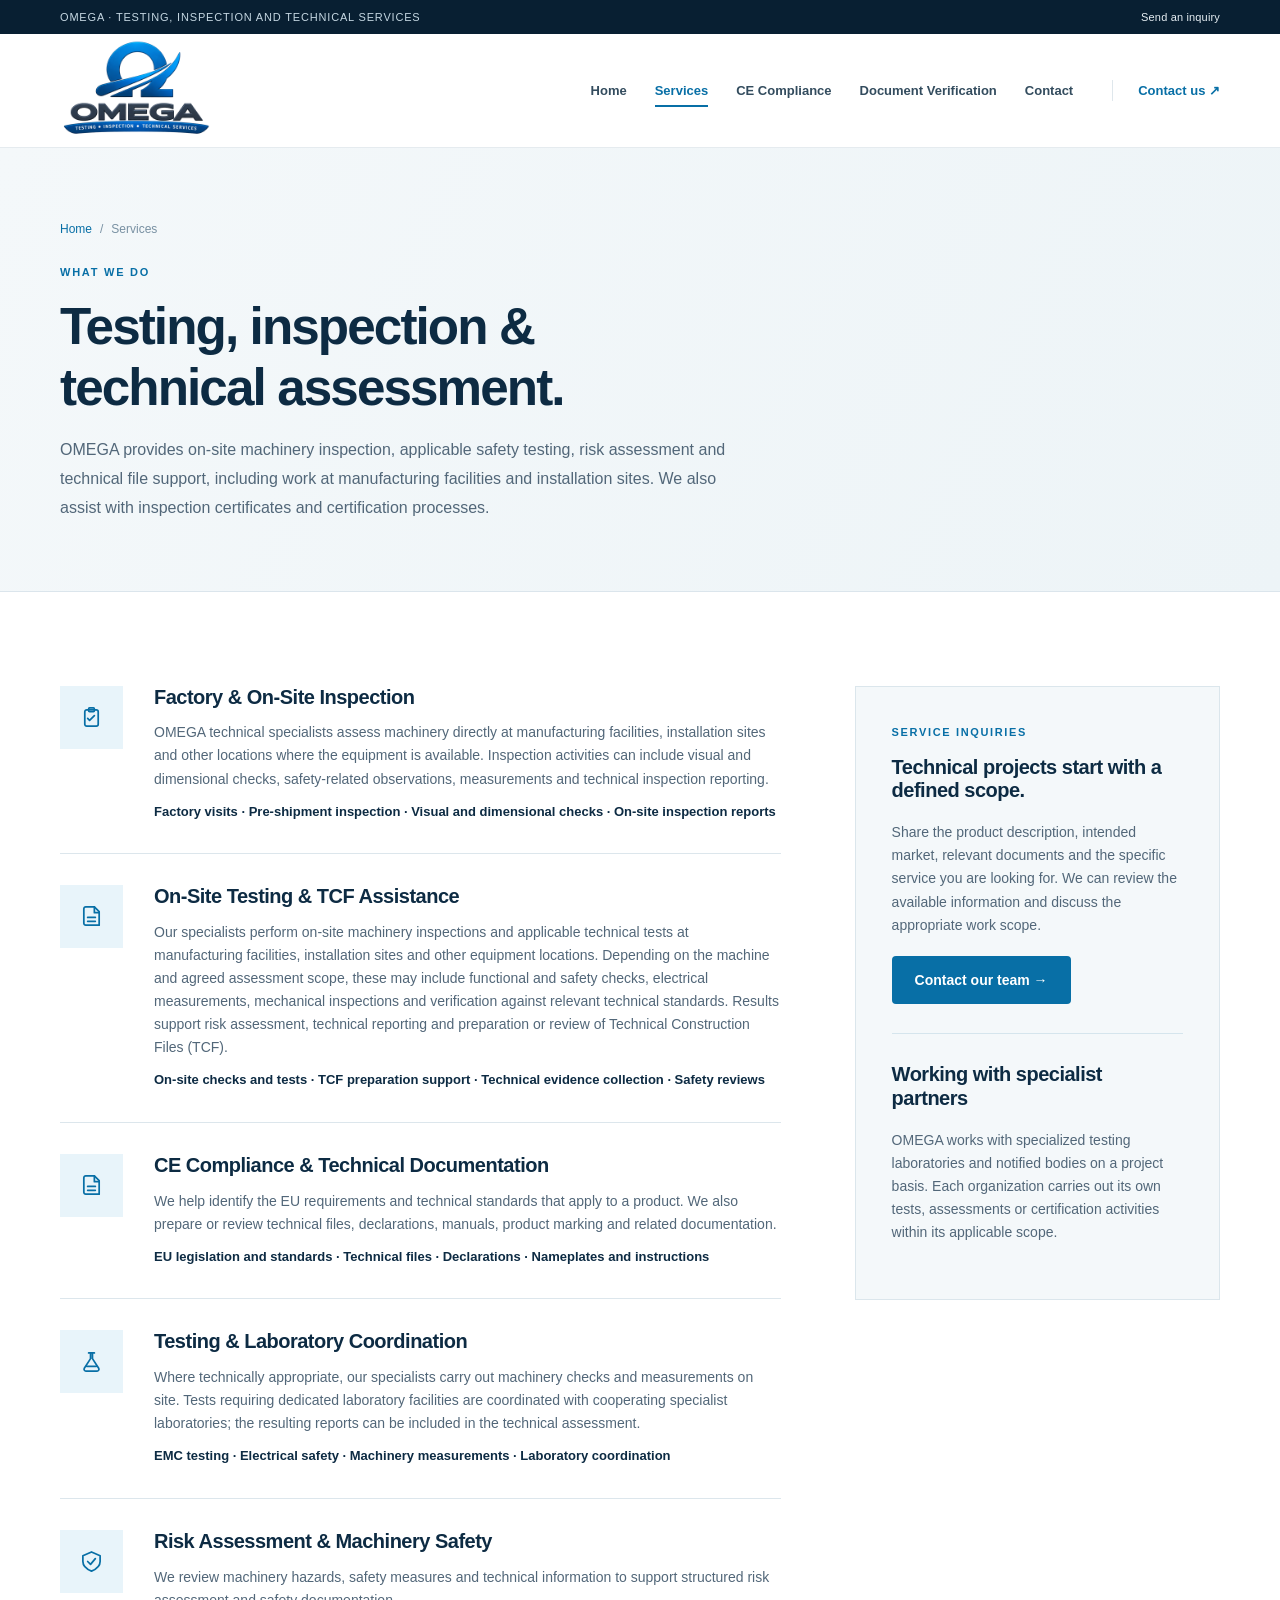
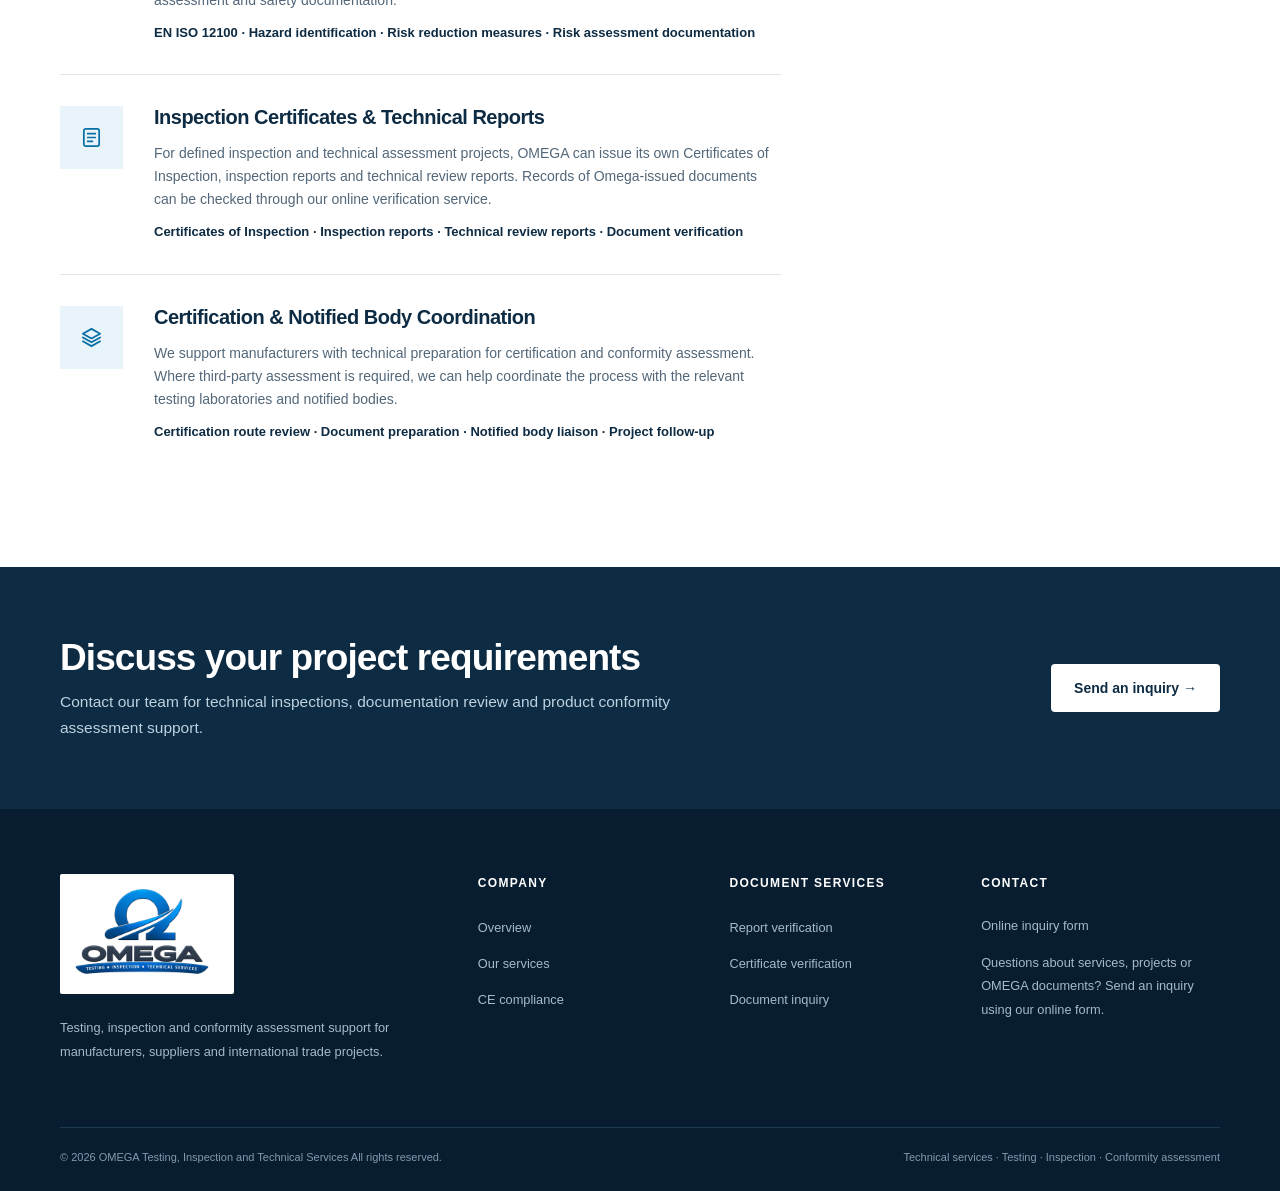
<file: services.html>
<!DOCTYPE html>

<html lang="en"><head><meta charset="utf-8"/><meta content="width=device-width,initial-scale=1" name="viewport"/><meta content="On-site inspections, testing coordination, technical documentation review, risk assessment and certification process support." name="description"/><meta content="#0d2b43" name="theme-color"/><meta content="index,follow" name="robots"/><title>Technical Services | OMEGA Testing, Inspection and Technical Services</title><link href="assets/favicon.png" rel="icon" type="image/png"/><link href="assets/styles.css" rel="stylesheet"/></head><body><div class="topbar"><div class="container"><span>OMEGA · Testing, Inspection and Technical Services</span><a class="email" href="contact.html">Send an inquiry</a></div></div>
<header class="header"><div class="container header-row"><a aria-label="OMEGA home" class="brand" href="index.html"><img alt="OMEGA Testing, Inspection and Technical Services" height="544" src="assets/omega-wordmark.png" width="800"/></a>
<button aria-controls="primary-menu" aria-expanded="false" aria-label="Open navigation" class="mobile-toggle" type="button"><svg fill="none" stroke="currentColor" stroke-linecap="round" stroke-width="2" viewbox="0 0 24 24"><path d="M4 7h16M4 12h16M4 17h16"></path></svg></button>
<nav aria-label="Primary navigation" class="nav" id="primary-menu"><a href="index.html">Home</a><a aria-current="page" class="active" href="services.html">Services</a><a href="ce-compliance.html">CE Compliance</a><a href="verification.html">Document Verification</a><a href="contact.html">Contact</a></nav><a class="header-contact" href="contact.html">Contact us ↗</a></div></header><main><section class="page-hero"><div class="container"><div class="breadcrumb"><a href="index.html">Home</a><span>/</span>Services</div><div class="kicker">What we do</div><h1>Testing, inspection &amp;<br/>technical assessment.</h1><p>OMEGA provides on-site machinery inspection, applicable safety testing, risk assessment and technical file support, including work at manufacturing facilities and installation sites. We also assist with inspection certificates and certification processes.</p></div></section><section class="section"><div class="container split services-columns"><div><section class="service-row" id="inspection"><div class="service-icon"><span aria-hidden="true" class="icon"><svg viewbox="0 0 24 24"><rect height="17" rx="2" width="14" x="5" y="4"></rect><rect height="4" rx="1" width="6" x="9" y="2"></rect><path d="m8 13 2 2 5-5"></path></svg></span></div><div><h3>Factory &amp; On-Site Inspection</h3><p>OMEGA technical specialists assess machinery directly at manufacturing facilities, installation sites and other locations where the equipment is available. Inspection activities can include visual and dimensional checks, safety-related observations, measurements and technical inspection reporting.</p><div class="service-details">Factory visits · Pre-shipment inspection · Visual and dimensional checks · On-site inspection reports</div></div></section><section class="service-row" id="factory-support"><div class="service-icon"><span aria-hidden="true" class="icon"><svg viewbox="0 0 24 24"><path d="M6 2h9l5 5v14H6a2 2 0 0 1-2-2V4a2 2 0 0 1 2-2z"></path><path d="M15 2v6h5M8 13h8M8 17h8"></path></svg></span></div><div><h3>On-Site Testing &amp; TCF Assistance</h3><p>Our specialists perform on-site machinery inspections and applicable technical tests at manufacturing facilities, installation sites and other equipment locations. Depending on the machine and agreed assessment scope, these may include functional and safety checks, electrical measurements, mechanical inspections and verification against relevant technical standards. Results support risk assessment, technical reporting and preparation or review of Technical Construction Files (TCF).</p><div class="service-details">On-site checks and tests · TCF preparation support · Technical evidence collection · Safety reviews</div></div></section><section class="service-row" id="documentation"><div class="service-icon"><span aria-hidden="true" class="icon"><svg viewbox="0 0 24 24"><path d="M6 2h9l5 5v14H6a2 2 0 0 1-2-2V4a2 2 0 0 1 2-2z"></path><path d="M15 2v6h5M8 13h8M8 17h8"></path></svg></span></div><div><h3>CE Compliance &amp; Technical Documentation</h3><p>We help identify the EU requirements and technical standards that apply to a product. We also prepare or review technical files, declarations, manuals, product marking and related documentation.</p><div class="service-details">EU legislation and standards · Technical files · Declarations · Nameplates and instructions</div></div></section><section class="service-row" id="testing"><div class="service-icon"><span aria-hidden="true" class="icon"><svg viewbox="0 0 24 24"><path d="M9 3h6m-4 0v6l-6.5 10a2 2 0 0 0 1.7 3h11.6a2 2 0 0 0 1.7-3L13 9V3"></path><path d="M7 17h10"></path></svg></span></div><div><h3>Testing &amp; Laboratory Coordination</h3><p>Where technically appropriate, our specialists carry out machinery checks and measurements on site. Tests requiring dedicated laboratory facilities are coordinated with cooperating specialist laboratories; the resulting reports can be included in the technical assessment.</p><div class="service-details">EMC testing · Electrical safety · Machinery measurements · Laboratory coordination</div></div></section><section class="service-row" id="risk-assessment"><div class="service-icon"><span aria-hidden="true" class="icon"><svg viewbox="0 0 24 24"><path d="m12 2 9 4v6c0 5-4 8-9 10-5-2-9-5-9-10V6z"></path><path d="m8 12 3 3 5-6"></path></svg></span></div><div><h3>Risk Assessment &amp; Machinery Safety</h3><p>We review machinery hazards, safety measures and technical information to support structured risk assessment and safety documentation.</p><div class="service-details">EN ISO 12100 · Hazard identification · Risk reduction measures · Risk assessment documentation</div></div></section><section class="service-row" id="inspection-certificates"><div class="service-icon"><span aria-hidden="true" class="icon"><svg viewbox="0 0 24 24"><rect height="18" rx="2" width="16" x="4" y="3"></rect><path d="M8 8h8M8 12h8M8 16h5"></path></svg></span></div><div><h3>Inspection Certificates &amp; Technical Reports</h3><p>For defined inspection and technical assessment projects, OMEGA can issue its own Certificates of Inspection, inspection reports and technical review reports. Records of Omega-issued documents can be checked through our online verification service.</p><div class="service-details">Certificates of Inspection · Inspection reports · Technical review reports · Document verification</div></div></section><section class="service-row" id="certification"><div class="service-icon"><span aria-hidden="true" class="icon"><svg viewbox="0 0 24 24"><path d="m12 3 9 5-9 5-9-5z"></path><path d="m3 12 9 5 9-5M3 16l9 5 9-5"></path></svg></span></div><div><h3>Certification &amp; Notified Body Coordination</h3><p>We support manufacturers with technical preparation for certification and conformity assessment. Where third-party assessment is required, we can help coordinate the process with the relevant testing laboratories and notified bodies.</p><div class="service-details">Certification route review · Document preparation · Notified body liaison · Project follow-up</div></div></section></div><aside class="panel"><div class="aside-label">Service inquiries</div><h3>Technical projects start with a defined scope.</h3><p>Share the product description, intended market, relevant documents and the specific service you are looking for. We can review the available information and discuss the appropriate work scope.</p><a class="btn btn-primary" href="contact.html?type=service">Contact our team →</a><hr style="border:0;border-top:1px solid #d5e5ed;margin:29px 0"/><h3>Working with specialist partners</h3><p>OMEGA works with specialized testing laboratories and notified bodies on a project basis. Each organization carries out its own tests, assessments or certification activities within its applicable scope.</p></aside></div></section></main><section class="section-narrow cta"><div class="container"><div><h2>Discuss your project requirements</h2><p>Contact our team for technical inspections, documentation review and product conformity assessment support.</p></div><a class="btn btn-invert" href="contact.html?type=service">Send an inquiry →</a></div></section>
<footer class="footer"><div class="container"><div class="footer-grid"><div><a aria-label="OMEGA home" href="index.html"><img alt="OMEGA" class="footer-logo" height="544" src="assets/omega-wordmark.png" width="800"/></a><p>Testing, inspection and conformity assessment support for manufacturers, suppliers and international trade projects.</p></div>
<div><h4>Company</h4><ul><li><a href="index.html">Overview</a></li><li><a href="services.html">Our services</a></li><li><a href="ce-compliance.html">CE compliance</a></li></ul></div>
<div><h4>Document services</h4><ul><li><a href="verification.html">Report verification</a></li><li><a href="verification.html">Certificate verification</a></li><li><a href="contact.html?type=document">Document inquiry</a></li></ul></div>
<div><h4>Contact</h4><p><a href="contact.html">Online inquiry form</a></p><p>Questions about services, projects or OMEGA documents? Send an inquiry using our online form.</p></div></div>
<div class="footer-bottom"><span>© <span id="copyright-year">2026</span> OMEGA Testing, Inspection and Technical Services All rights reserved.</span><span>Technical services · Testing · Inspection · Conformity assessment</span></div></div></footer><script>document.getElementById('copyright-year').textContent = String(new Date().getFullYear());</script><script defer="" src="assets/main.js"></script></body></html>
</file>
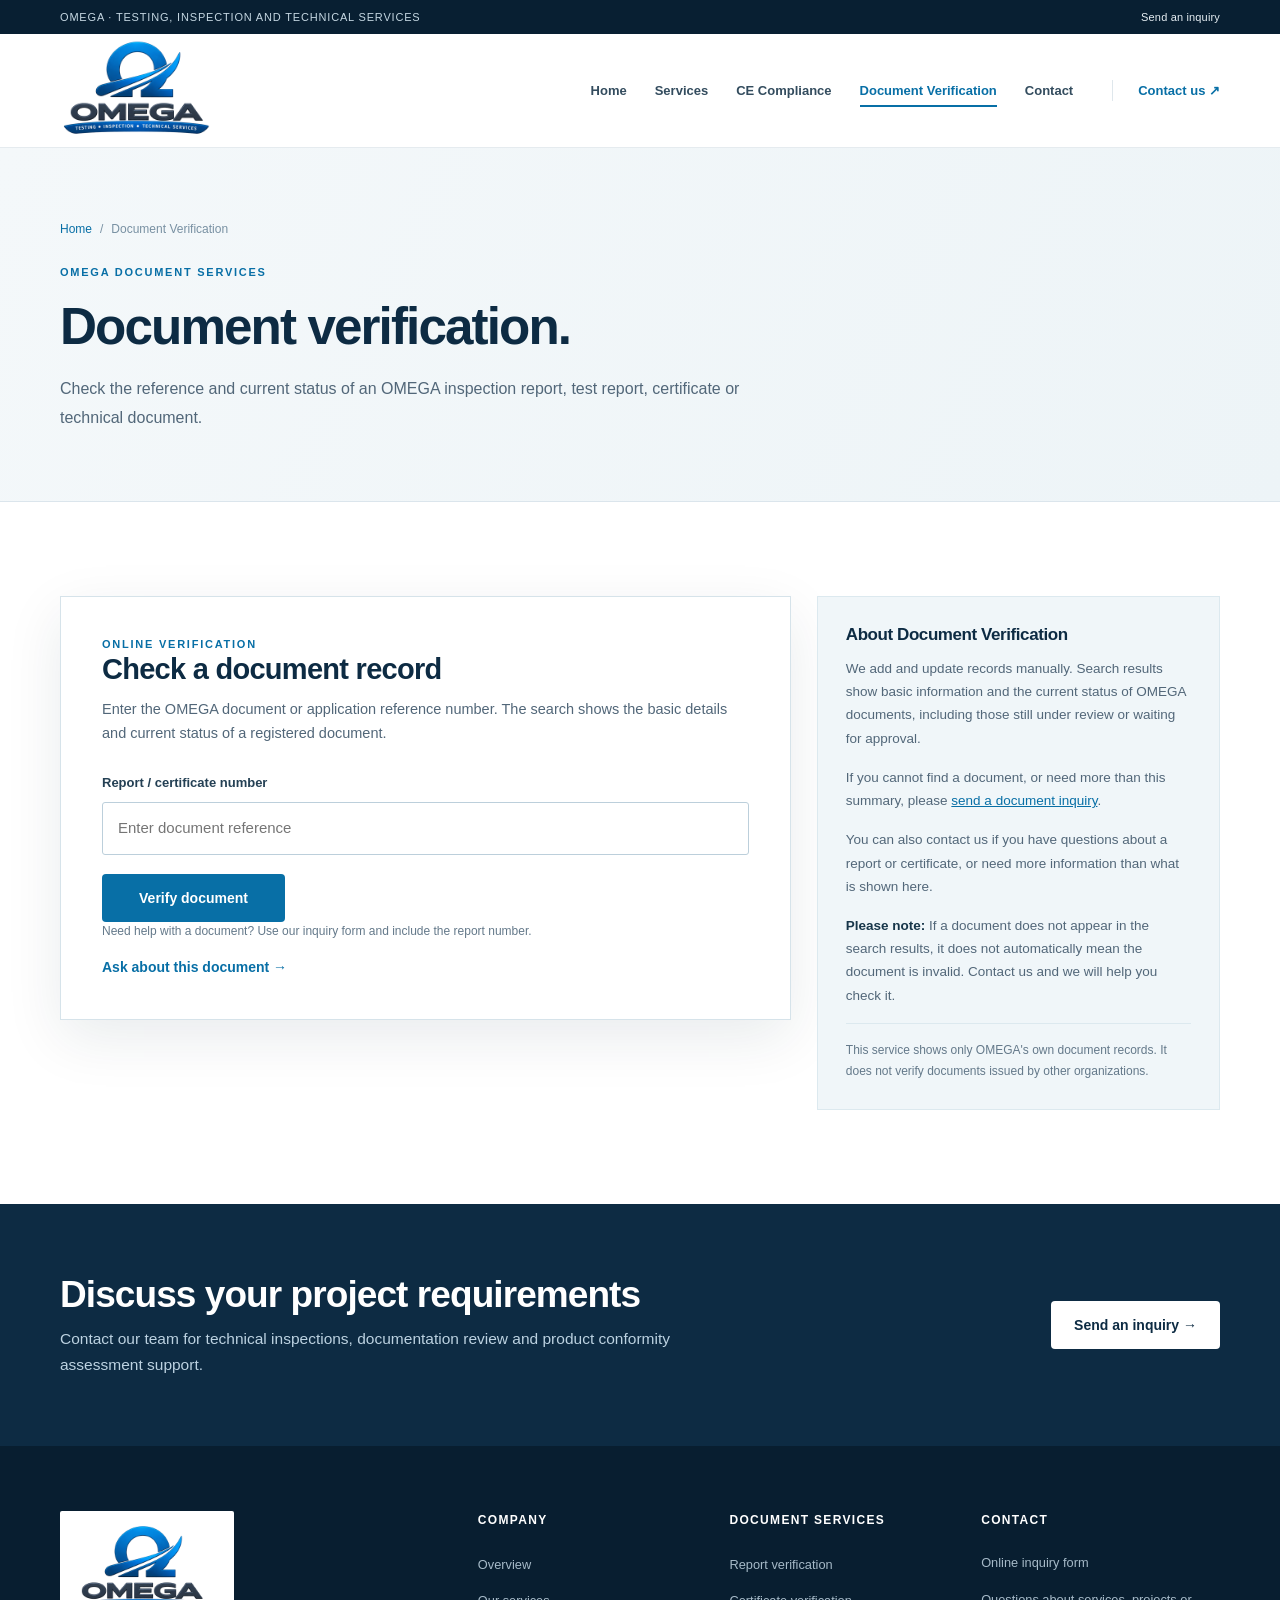
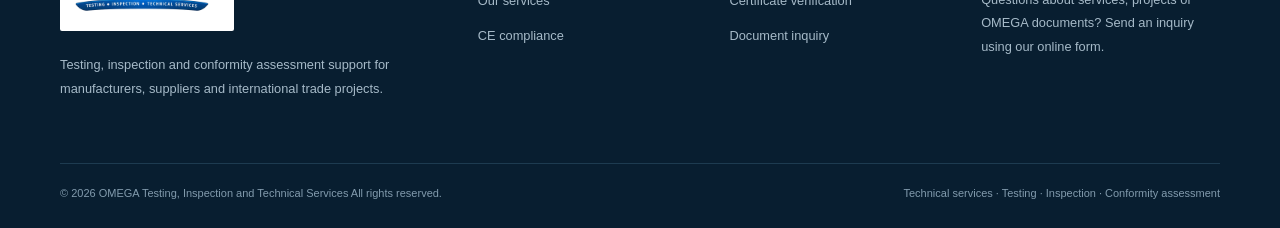
<file: verification.html>
<!DOCTYPE html>

<html lang="en"><head><meta charset="utf-8"/><meta content="width=device-width,initial-scale=1" name="viewport"/><meta content="Online verification of Omega-issued inspection reports, technical reports and certificates by reference number." name="description"/><meta content="#0d2b43" name="theme-color"/><meta content="index,follow" name="robots"/><title>Document Verification | OMEGA Testing, Inspection and Technical Services</title><link href="assets/favicon.png" rel="icon" type="image/png"/><link href="assets/styles.css" rel="stylesheet"/></head><body><div class="topbar"><div class="container"><span>OMEGA · Testing, Inspection and Technical Services</span><a class="email" href="contact.html">Send an inquiry</a></div></div>
<header class="header"><div class="container header-row"><a aria-label="OMEGA home" class="brand" href="index.html"><img alt="OMEGA Testing, Inspection and Technical Services" height="544" src="assets/omega-wordmark.png" width="800"/></a>
<button aria-controls="primary-menu" aria-expanded="false" aria-label="Open navigation" class="mobile-toggle" type="button"><svg fill="none" stroke="currentColor" stroke-linecap="round" stroke-width="2" viewbox="0 0 24 24"><path d="M4 7h16M4 12h16M4 17h16"></path></svg></button>
<nav aria-label="Primary navigation" class="nav" id="primary-menu"><a href="index.html">Home</a><a href="services.html">Services</a><a href="ce-compliance.html">CE Compliance</a><a aria-current="page" class="active" href="verification.html">Document Verification</a><a href="contact.html">Contact</a></nav><a class="header-contact" href="contact.html">Contact us ↗</a></div></header><main><section class="page-hero"><div class="container"><div class="breadcrumb"><a href="index.html">Home</a><span>/</span>Document Verification</div><div class="kicker">Omega document services</div><h1>Document verification.</h1><p>Check the reference and current status of an OMEGA inspection report, test report, certificate or technical document.</p></div></section>
<section class="section"><div class="container verification-layout"><div class="verify-box"><div class="kicker">Online verification</div><h2>Check a document record</h2><p>Enter the OMEGA document or application reference number. The search shows the basic details and current status of a registered document.</p><form accept-charset="UTF-8" class="verify-form" id="verification-form"><label class="form-label" for="report-number">Report / certificate number</label><input autocomplete="off" class="text-field" id="report-number" maxlength="100" name="number" placeholder="Enter document reference" required="" spellcheck="false" type="text"/><button class="btn btn-primary" id="verification-submit" type="submit">Verify document</button></form><div aria-live="polite" class="verify-result" id="verification-result" role="status"></div><p class="small-note">Need help with a document? Use our inquiry form and include the report number.</p><a class="simple-link" href="contact.html?type=document" id="verification-inquiry">Ask about this document →</a></div><aside class="help-card"><h3>About Document Verification</h3><p>We add and update records manually. Search results show basic information and the current status of OMEGA documents, including those still under review or waiting for approval.</p><p>If you cannot find a document, or need more than this summary, please <a href="contact.html?type=document">send a document inquiry</a>.</p><p>You can also contact us if you have questions about a report or certificate, or need more information than what is shown here.</p><p><strong>Please note:</strong> If a document does not appear in the search results, it does not automatically mean the document is invalid. Contact us and we will help you check it.</p><p class="fine-print">This service shows only OMEGA's own document records. It does not verify documents issued by other organizations.</p></aside></div></section></main><section class="section-narrow cta"><div class="container"><div><h2>Discuss your project requirements</h2><p>Contact our team for technical inspections, documentation review and product conformity assessment support.</p></div><a class="btn btn-invert" href="contact.html?type=service">Send an inquiry →</a></div></section>
<footer class="footer"><div class="container"><div class="footer-grid"><div><a aria-label="OMEGA home" href="index.html"><img alt="OMEGA" class="footer-logo" height="544" src="assets/omega-wordmark.png" width="800"/></a><p>Testing, inspection and conformity assessment support for manufacturers, suppliers and international trade projects.</p></div>
<div><h4>Company</h4><ul><li><a href="index.html">Overview</a></li><li><a href="services.html">Our services</a></li><li><a href="ce-compliance.html">CE compliance</a></li></ul></div>
<div><h4>Document services</h4><ul><li><a href="verification.html">Report verification</a></li><li><a href="verification.html">Certificate verification</a></li><li><a href="contact.html?type=document">Document inquiry</a></li></ul></div>
<div><h4>Contact</h4><p><a href="contact.html">Online inquiry form</a></p><p>Questions about services, projects or OMEGA documents? Send an inquiry using our online form.</p></div></div>
<div class="footer-bottom"><span>© <span id="copyright-year">2026</span> OMEGA Testing, Inspection and Technical Services All rights reserved.</span><span>Technical services · Testing · Inspection · Conformity assessment</span></div></div></footer><script>document.getElementById('copyright-year').textContent = String(new Date().getFullYear());</script><script defer="" src="assets/main.js"></script></body></html>
</file>
<file: assets/styles.css>
:root{--navy:#0d2b43;--navy-deep:#081f32;--blue:#086fa6;--bright:#087db7;--ink:#193247;--muted:#64788a;--line:#dce6ec;--paper:#f4f7f9;--white:#fff;--max:1160px;--shadow:0 18px 55px rgba(11,40,59,.09)}
*{box-sizing:border-box}html{scroll-behavior:smooth}body{margin:0;color:var(--ink);background:#fff;font-family:'Segoe UI',Arial,Helvetica,sans-serif;font-size:15.5px;line-height:1.65;-webkit-font-smoothing:antialiased}a{color:inherit}a:focus-visible,button:focus-visible,input:focus-visible{outline:3px solid #69b7e0;outline-offset:3px}img{max-width:100%;display:block}svg{display:block}button,input{font:inherit}button{cursor:pointer}.container{width:min(var(--max),calc(100% - 48px));margin-inline:auto}.kicker{text-transform:uppercase;letter-spacing:.16em;font-size:11px;font-weight:800;color:var(--blue);line-height:1.5}.eyebrow-line{display:flex;align-items:center;gap:11px}.eyebrow-line:before{content:'';width:28px;height:2px;background:#0c80ba;flex:none}h1,h2,h3,p{margin-top:0}h1,h2,h3{color:var(--navy);font-weight:760;line-height:1.19;letter-spacing:-.025em}h1{font-size:clamp(38px,5vw,65px);letter-spacing:-.037em}h2{font-size:clamp(29px,3vw,42px)}h3{font-size:20px}p{color:#526779}.section{padding:94px 0}.section-gray{background:var(--paper)}.section-narrow{padding:69px 0}.section-intro{max-width:660px;margin-bottom:39px}.section-intro p{font-size:16px;margin:15px 0 0}.section-head{display:flex;align-items:end;justify-content:space-between;gap:25px;margin-bottom:34px}.section-head .section-intro{margin-bottom:0}.section-head .section-intro h2{margin-bottom:0}.simple-link{display:inline-flex;gap:10px;align-items:center;text-decoration:none;color:var(--blue);font-weight:700;font-size:14px;white-space:nowrap}.simple-link:hover{color:#03557f}.btn{display:inline-flex;justify-content:center;align-items:center;gap:11px;padding:13px 22px;text-decoration:none;border:1px solid transparent;border-radius:4px;font-size:14px;font-weight:700;line-height:1.45;transition:background .18s,transform .18s,color .18s}.btn:hover{transform:translateY(-1px)}.btn-primary{background:var(--blue);color:#fff}.btn-primary:hover{background:#075982}.btn-outline{background:#fff;color:var(--navy);border-color:#bccbd5}.btn-outline:hover{border-color:var(--blue);color:var(--blue)}.btn-invert{background:#fff;color:var(--navy)}.btn-invert:hover{background:#e5f4fa}.icon{width:23px;height:23px;display:inline-flex;color:var(--blue)}.icon svg{width:100%;height:100%;stroke:currentColor;stroke-width:1.8;fill:none;stroke-linecap:round;stroke-linejoin:round}
.topbar{background:var(--navy-deep);color:#c5d7e2;font-size:11px;letter-spacing:.075em;text-transform:uppercase}.topbar .container{display:flex;align-items:center;justify-content:space-between;min-height:34px;gap:16px}.topbar .email{text-transform:none;letter-spacing:.015em;color:#e6eef3;text-decoration:none}.topbar .email:hover{text-decoration:underline}.header{position:relative;z-index:20;background:#fff;box-shadow:0 1px 0 #e5ebef}.header-row{display:flex;align-items:center;gap:24px;justify-content:space-between;min-height:83px}.brand{display:flex;align-items:center;max-width:221px;flex:none}.brand img{width:218px;height:auto}.nav{display:flex;align-items:center;gap:28px;margin-left:auto}.nav a{text-decoration:none;color:#334c5e;font-weight:650;font-size:13px;position:relative;padding:12px 0;white-space:nowrap}.nav a:hover,.nav a.active{color:var(--blue)}.nav a.active:after{content:'';height:2px;background:var(--blue);position:absolute;bottom:6px;left:0;right:0}.header-contact{margin-left:15px;border-left:1px solid #dfe7ec;padding-left:25px;white-space:nowrap;color:var(--blue);font-weight:750;font-size:13px;text-decoration:none}.header-contact:hover{text-decoration:underline}.mobile-toggle{display:none;border:1px solid #dce7ed;background:#fff;color:var(--navy);border-radius:4px;width:42px;height:42px;align-items:center;justify-content:center}.mobile-toggle svg{width:22px;height:22px}
.hero{min-height:560px;background:#f5f9fb;overflow:hidden}.hero-grid{display:grid;grid-template-columns:1fr .94fr;align-items:stretch;min-height:560px}.hero-copy{padding:80px 48px 75px 0;display:flex;flex-direction:column;justify-content:center}.hero-copy h1{margin:19px 0 23px}.hero-copy h1 em{font-style:normal;color:var(--blue)}.hero-copy>p{font-size:17px;line-height:1.78;max-width:490px;margin-bottom:33px}.btn-line{display:flex;align-items:center;gap:13px;flex-wrap:wrap}.hero-art{position:relative;min-height:500px;background:#0b2b45}.hero-art::before{content:'';position:absolute;inset:0;background:url('./hero-engineering.svg') center center/cover no-repeat}.hero-art::after{content:'';position:absolute;top:0;bottom:0;left:0;width:80px;background:linear-gradient(90deg,#f5f9fb,transparent)}.hero-label{position:absolute;right:24px;bottom:24px;z-index:2;padding:14px 20px;background:rgba(5,27,42,.87);border-left:3px solid #42b9e4;color:#d4ecf5;font-size:10px;letter-spacing:.16em;text-transform:uppercase}.subline{border-bottom:1px solid var(--line);background:#fff}.subline-inner{display:flex;align-items:center;gap:8px 33px;flex-wrap:wrap;min-height:68px;padding:16px 0}.subline span{font-size:12px;color:#566e7f;font-weight:700;letter-spacing:.035em;display:inline-flex;gap:9px;align-items:center}.tiny-check{display:inline-flex;align-items:center;justify-content:center;border-radius:50%;background:#e0f1f9;color:var(--blue);width:19px;height:19px;font-size:13px;font-weight:900}
.cards{display:grid;grid-template-columns:repeat(3,1fr);gap:18px}.card{background:#fff;border:1px solid #dee7ec;padding:28px 25px 26px;transition:box-shadow .2s,border-color .2s,transform .2s}.card:hover{transform:translateY(-3px);border-color:#bbd6e3;box-shadow:var(--shadow)}.card .iconbox{width:50px;height:50px;background:#e9f5fa;display:flex;align-items:center;justify-content:center;color:var(--blue);margin-bottom:21px}.card h3{font-size:18px;margin:0 0 12px}.card p{font-size:13.5px;line-height:1.75;margin:0 0 18px}.card-link{font-size:12.5px;text-decoration:none;font-weight:800;color:var(--blue)}.card-link:hover{text-decoration:underline}.card-link::after{content:'  →'}
.split{display:grid;grid-template-columns:1fr 1fr;gap:74px;align-items:center}.split-visual{position:relative}.split-visual img{width:100%;box-shadow:var(--shadow);border:1px solid #d4e3ed}.split h2{margin:13px 0 24px}.split p{margin-bottom:19px}.list-check{padding:0;margin:20px 0 31px;list-style:none}.list-check li{display:flex;gap:13px;margin:0 0 13px;color:#334c5d;font-size:14px}.list-check li:before{content:'✓';font-weight:bold;color:var(--blue);font-size:16px}.metric-tag{position:absolute;right:-18px;bottom:-17px;background:var(--navy);color:#f1fbff;font-size:12px;letter-spacing:.08em;font-weight:800;text-transform:uppercase;padding:15px 20px;border-bottom:4px solid #158fca}
.steps{display:grid;grid-template-columns:repeat(4,1fr);gap:0;margin-top:40px}.step{padding:8px 27px 12px;border-left:1px solid #d5e4ed}.step:first-child{padding-left:0;border:0}.step-no{display:block;font-size:34px;font-weight:800;letter-spacing:-.045em;color:#bdd9e7;line-height:1.3;margin-bottom:18px}.step h3{font-size:17px;margin-bottom:10px}.step p{font-size:13.5px;margin-bottom:0}.chips{display:flex;flex-wrap:wrap;gap:11px;margin-top:25px}.chip{padding:8px 15px;border:1px solid #c6dbe5;background:#f7fafc;color:#244c65;font-weight:650;font-size:12px}.cta{background:var(--navy);color:#fff}.cta .container{display:flex;justify-content:space-between;align-items:center;gap:30px}.cta h2{color:#fff;margin:0 0 9px;font-size:clamp(27px,3vw,37px)}.cta p{color:#bcd2e1;margin:0;max-width:670px}.footer{background:#081e30;color:#a5bdcc;padding:65px 0 25px}.footer-grid{display:grid;grid-template-columns:1.8fr 1fr 1fr 1.15fr;gap:44px}.footer-logo{width:185px;margin-bottom:22px;padding:9px;background:#fff}.footer h4{font-size:12px;color:#fff;letter-spacing:.11em;text-transform:uppercase;margin:0 0 20px}.footer p,.footer a{font-size:12.8px;color:#a6bac8;text-decoration:none;line-height:1.85}.footer a:hover{color:#fff}.footer ul{list-style:none;margin:0;padding:0}.footer li{margin-bottom:10px}.footer-bottom{border-top:1px solid #1d3b50;margin-top:50px;padding-top:20px;display:flex;align-items:center;justify-content:space-between;gap:18px;font-size:11px;color:#829bad}.footer-bottom a{font-size:11px}
.page-hero{padding:73px 0 68px;border-bottom:1px solid #dbe5ec;background:linear-gradient(115deg,#f4f8fa,#edf4f7)}.page-hero .container{max-width:1160px}.page-hero h1{font-size:clamp(35px,4vw,53px);margin:17px 0}.page-hero p{font-size:16px;max-width:680px;margin-bottom:0;line-height:1.8}.breadcrumb{font-size:12px;color:#7890a2;margin-bottom:24px}.breadcrumb a{text-decoration:none;color:var(--blue)}.breadcrumb span{padding:0 8px}.service-row{display:grid;grid-template-columns:76px 1fr;gap:18px;padding:31px 0;border-bottom:1px solid var(--line)}.service-row:first-child{padding-top:0}.service-row:last-child{border-bottom:0}.service-icon{background:#e8f4fa;width:63px;height:63px;display:flex;align-items:center;justify-content:center;color:var(--blue)}.service-row h3{margin:0 0 12px}.service-row p{font-size:14px;margin:0 0 10px}.service-details{color:var(--navy);font-size:13px;font-weight:650}.panel{background:#f4f8fa;border:1px solid #dbe6ec;padding:36px}.panel h3{margin-bottom:18px}.panel p{font-size:14px}.aside-label{font-size:11px;text-transform:uppercase;letter-spacing:.15em;font-weight:800;color:var(--blue);margin-bottom:15px}.scope-grid{display:grid;grid-template-columns:1fr 1fr;gap:18px}.scope{border:1px solid #dee8ef;background:#fff;padding:27px}.scope h3{font-size:18px;margin:0 0 10px}.scope p{font-size:13.8px;margin:0}.scope-tag{display:block;font-size:11px;color:var(--blue);font-weight:800;margin-bottom:15px;letter-spacing:.06em}.reg-grid{display:grid;grid-template-columns:repeat(3,1fr);gap:17px}.reg{border:1px solid #dbe5eb;padding:27px;background:#fff}.reg .reg-code{font-size:12px;font-weight:800;color:var(--blue);letter-spacing:.03em}.reg h3{margin:10px 0 9px;font-size:18px}.reg p{font-size:13.5px;line-height:1.75;margin:0}.note-strip{border-left:3px solid var(--blue);background:#edf5f9;padding:23px 26px;font-size:13.7px;color:#415b6e}.note-strip strong{color:var(--navy)}
.verification-layout{display:grid;grid-template-columns:1.45fr .8fr;gap:26px;align-items:start}.verify-box{border:1px solid #d6e3ea;background:#fff;padding:39px 41px;box-shadow:var(--shadow)}.verify-box h2{font-size:29px;margin:0 0 11px}.verify-box p{font-size:14.5px}.form-label{display:block;color:#244054;font-size:13px;font-weight:800;margin:26px 0 9px}.text-field{width:100%;background:#fff;border:1px solid #bccfdb;min-height:52px;padding:13px 15px;border-radius:3px;color:var(--navy);font-size:15px}.text-field:focus{outline:2px solid #86c5e6;border-color:var(--blue)}.verify-form .btn{margin-top:19px;min-width:183px}.help-card{background:#f0f6f9;border:1px solid #dce9ef;padding:28px}.help-card h3{font-size:17px;margin:0 0 12px}.help-card p{font-size:13.5px}.help-card p:last-child{margin:0}.help-card a{color:var(--blue)}.verify-result{margin-top:26px;display:none;border:1px solid #cee1e9;padding:22px 24px}.verify-result.show{display:block}.verify-result.found{background:#eff8f3;border-color:#c3e5d0}.verify-result.missing{background:#f5f7f9;border-color:#d6e0e6}.verify-result.error{background:#fff6ef;border-color:#efd8c4}.verify-result.pending{background:#eff5fc;border-color:#ceddef}.result-title{display:flex;align-items:center;gap:10px;font-size:17px;font-weight:800;color:var(--navy);margin:0 0 12px}.result-dot{width:11px;height:11px;border-radius:50%;background:#6a8798}.verify-result.found .result-dot{background:#1b8b52}.verify-result.error .result-dot{background:#b16b2b}.verify-result.pending .result-dot{background:#427fa8}.record-table{border-collapse:collapse;width:100%;font-size:13px}.record-table th,.record-table td{padding:10px 0;text-align:left;border-bottom:1px solid rgba(39,90,110,.12);vertical-align:top;overflow-wrap:anywhere}.record-table th{width:39%;padding-right:16px;color:#607b88;font-weight:650}.record-table td{color:#17364a;font-weight:700}.record-table td.multiline-value{white-space:pre-wrap;font-weight:600}.status-pill{padding:4px 10px;background:#e7f3ec;color:#21774c;border-radius:3px;font-size:11px;font-weight:800}.status-pill.withdrawn{background:#f8e8e8;color:#a23c3c}.status-pill.suspended{background:#f9f0de;color:#946422}.status-pill.pending-approval,.status-pill.under-review{background:#e5f0fb;color:#29608a}.status-pill.rejected,.status-pill.expired{background:#f8e8e8;color:#a23c3c}.status-pill.superseded{background:#f1ebfc;color:#6653a0}.small-note{font-size:12px!important;color:#64798a}.loading-dot{display:inline-block;width:13px;height:13px;border-radius:50%;border:2px solid #c1dce9;border-top-color:var(--blue);animation:spin .6s linear infinite}@keyframes spin{to{transform:rotate(360deg)}}
@media(max-width:1050px){.nav{gap:17px}.brand img{width:190px}.brand{max-width:190px}.header-contact{padding-left:15px;margin-left:0}.cards{grid-template-columns:repeat(2,1fr)}.hero-grid{grid-template-columns:1fr .88fr}.hero-copy{padding-right:27px}.hero-copy h1{font-size:50px}.split{gap:42px}}
@media(max-width:800px){.topbar .container{min-height:31px}.mobile-toggle{display:flex}.header-row{min-height:70px}.header-contact{display:none}.nav{display:none;position:absolute;top:100%;left:0;right:0;background:#fff;flex-direction:column;gap:0;align-items:stretch;margin:0;padding:12px 24px 20px;border-top:1px solid #e5ecef;box-shadow:0 16px 25px rgba(9,38,57,.15)}.nav.open{display:flex}.nav a{padding:14px 0;border-bottom:1px solid #e8eff2}.nav a.active:after{bottom:0}.hero-grid{grid-template-columns:1fr}.hero{min-height:0}.hero-copy{padding:72px 0 60px}.hero-copy h1{font-size:clamp(37px,7vw,56px)}.hero-art{min-height:370px;margin-inline:-24px}.hero-art::after{display:none}.section{padding:70px 0}.split{grid-template-columns:1fr}.split-visual{order:2}.steps{grid-template-columns:1fr 1fr;gap:28px}.step:nth-child(3){border:0;padding-left:0}.footer-grid{grid-template-columns:1fr 1fr}.verification-layout{grid-template-columns:1fr}.reg-grid{grid-template-columns:1fr 1fr}.cta .container{flex-direction:column;align-items:flex-start}}
@media(max-width:540px){.container{width:min(var(--max),calc(100% - 34px))}.topbar .email{display:none}.topbar .container{justify-content:center}.brand img{width:183px}.hero-copy{padding:54px 0}.hero-copy h1{font-size:38px}.hero-art{min-height:282px;margin-inline:-17px}.hero-label{font-size:9px;right:12px;bottom:12px}.cards,.steps,.footer-grid,.reg-grid,.scope-grid{grid-template-columns:1fr}.section{padding:59px 0}.section-head{display:block}.section-head .simple-link{margin-top:19px}.step{border:0;border-bottom:1px solid var(--line);padding:0 0 21px}.split-visual .metric-tag{right:0;font-size:10px}.footer-bottom{display:block}.footer-bottom span{display:block;margin-bottom:9px}.page-hero{padding:50px 0}.verify-box{padding:25px 22px}.cta .container{gap:23px}.subline-inner{gap:8px 20px}.service-row{grid-template-columns:56px 1fr;gap:12px}.service-icon{width:49px;height:49px}.panel{padding:25px}.card{padding:25px 24px}}

.services-columns{grid-template-columns:1.42fr .72fr;align-items:start}
@media(max-width:800px){.services-columns{grid-template-columns:1fr}}

/* Omega v1.1: document verification help text. */
.help-card p{line-height:1.72;margin:0 0 16px}.help-card p:last-child{margin-bottom:0}.help-card .fine-print{font-size:12px;color:#64798a;border-top:1px solid #dce9ef;padding-top:16px}.help-card strong{color:#17364a}

/* OMEGA v1.3 - private inquiry forms (no exposed contact mailbox). */
.contact-layout{display:grid;grid-template-columns:1.35fr .74fr;gap:26px;align-items:start}
.contact-form-shell .form-label{margin:17px 0 7px}.contact-form-shell h2{margin:7px 0 10px}.contact-form-shell .area{min-height:100px;resize:vertical;line-height:1.55}
.form-grid{display:grid;grid-template-columns:1fr 1fr;gap:15px}.form-grid>.text-field{min-width:0}.inquiry-types{display:grid;grid-template-columns:1fr 1fr;gap:12px;margin:5px 0 16px;padding:0;border:0}.inquiry-types legend{grid-column:1/-1;padding:0}.inquiry-choice{display:flex;align-items:flex-start;gap:10px;padding:14px;border:1px solid #cbdde6;cursor:pointer}.inquiry-choice input{accent-color:var(--blue);margin-top:5px}.inquiry-choice strong,.inquiry-choice small{display:block;line-height:1.4}.inquiry-choice strong{font-size:13px;color:var(--navy)}.inquiry-choice small{color:var(--muted);font-size:11px}.inquiry-fields{margin:8px 0 6px}.inquiry-fields[hidden]{display:none}.contact-hint{margin:17px 0 5px!important;font-size:12px!important}.consent{display:flex;align-items:flex-start;gap:10px;font-size:12px;color:#536f80;margin:20px 0}.consent input{margin-top:4px;accent-color:var(--blue)}.form-actions{display:flex;align-items:center;gap:16px;flex-wrap:wrap}.honeypot{position:absolute!important;left:-10000px!important;top:auto!important;width:1px;height:1px;overflow:hidden}.contact-side h3:not(:first-child){margin-top:26px}.contact-side p{margin-bottom:9px}
@media(max-width:900px){.contact-layout{grid-template-columns:1fr}}
@media(max-width:600px){.form-grid,.inquiry-types{grid-template-columns:1fr}.contact-form-shell .form-label{margin-top:16px}}

/* OMEGA 2026 brand update: supplied logo, full corporate name. */
.header-row{min-height:113px}
.brand{max-width:170px}
.brand img{display:block;width:164px;height:auto;object-fit:contain}
.footer-logo{display:block;width:174px;height:auto;padding:9px 12px;border-radius:2px;background:#fff}
@media(max-width:1050px){.header-row{min-height:105px}.brand{max-width:148px}.brand img{width:145px}.nav{gap:15px}}
@media(max-width:800px){.header-row{min-height:96px}.brand{max-width:135px}.brand img{width:130px}}
@media(max-width:540px){.header-row{min-height:86px}.brand{max-width:112px}.brand img{width:110px}.footer-logo{width:168px}}
</file>
